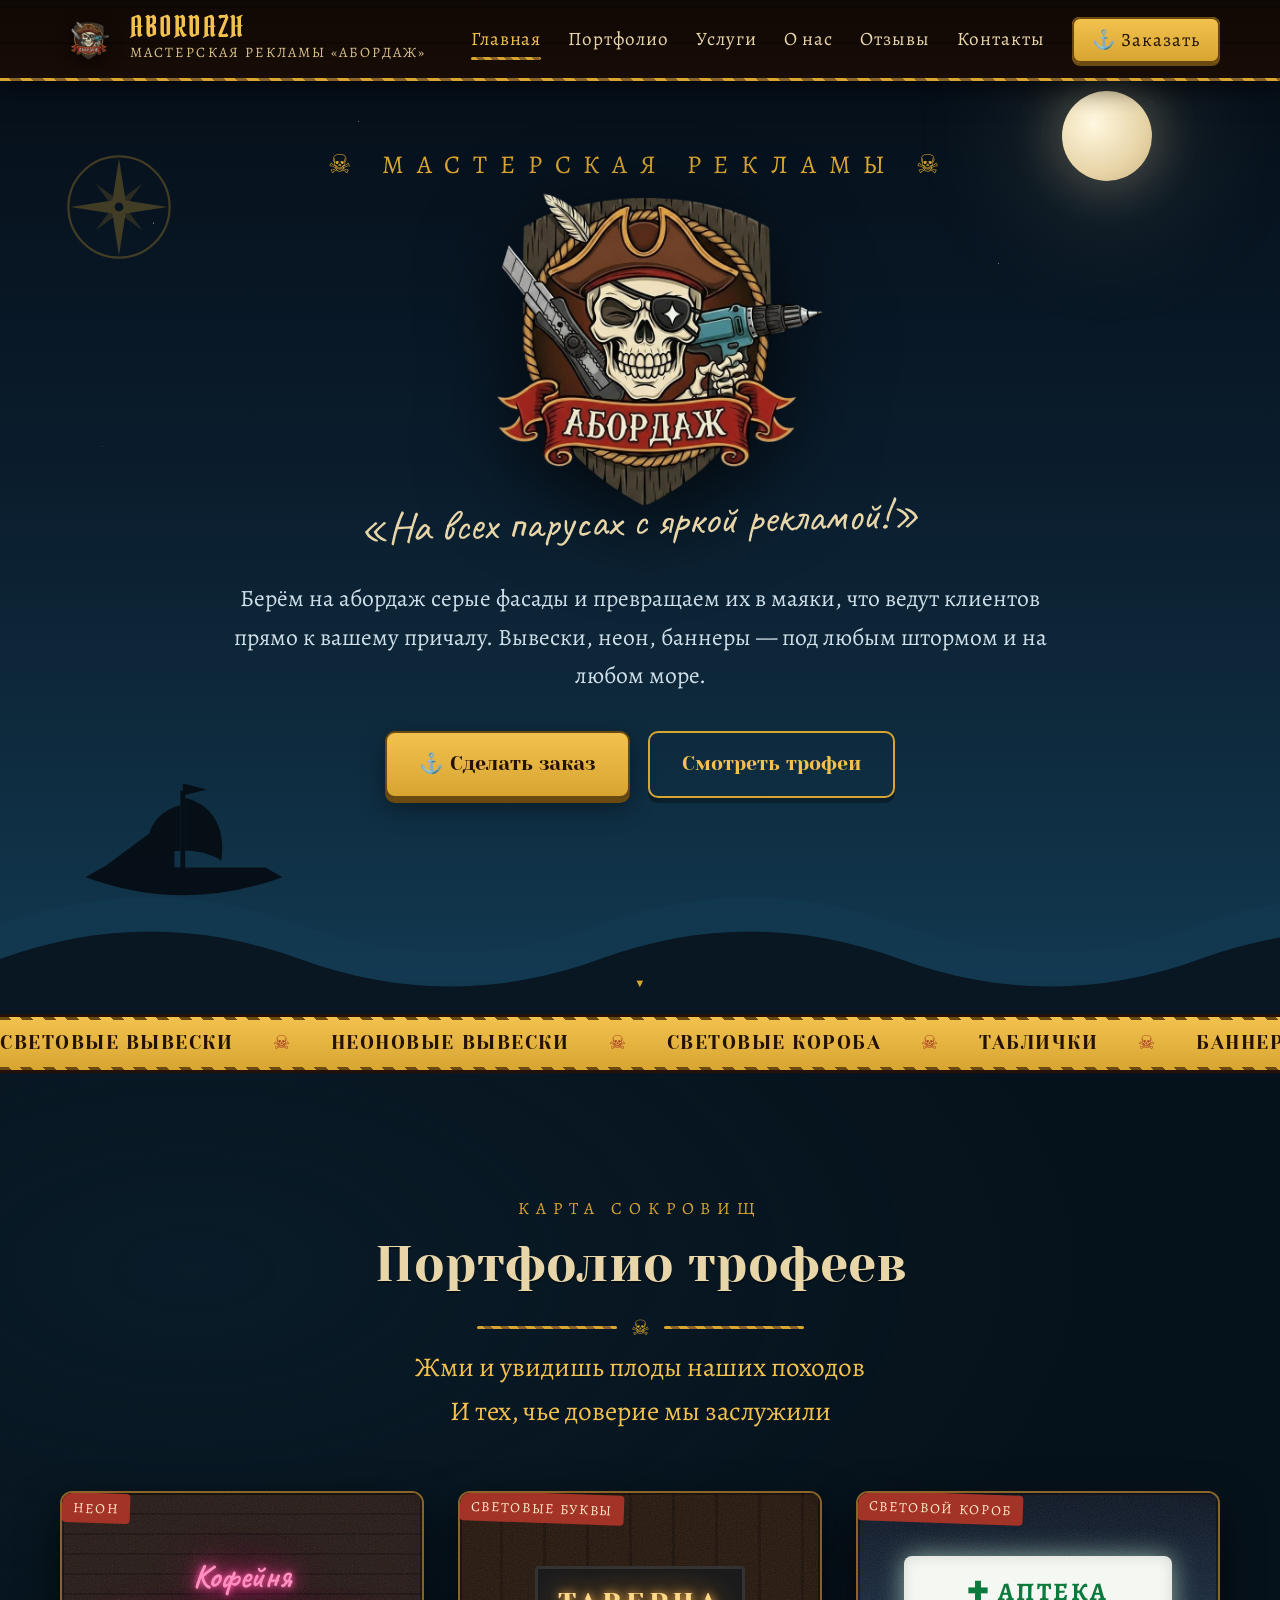
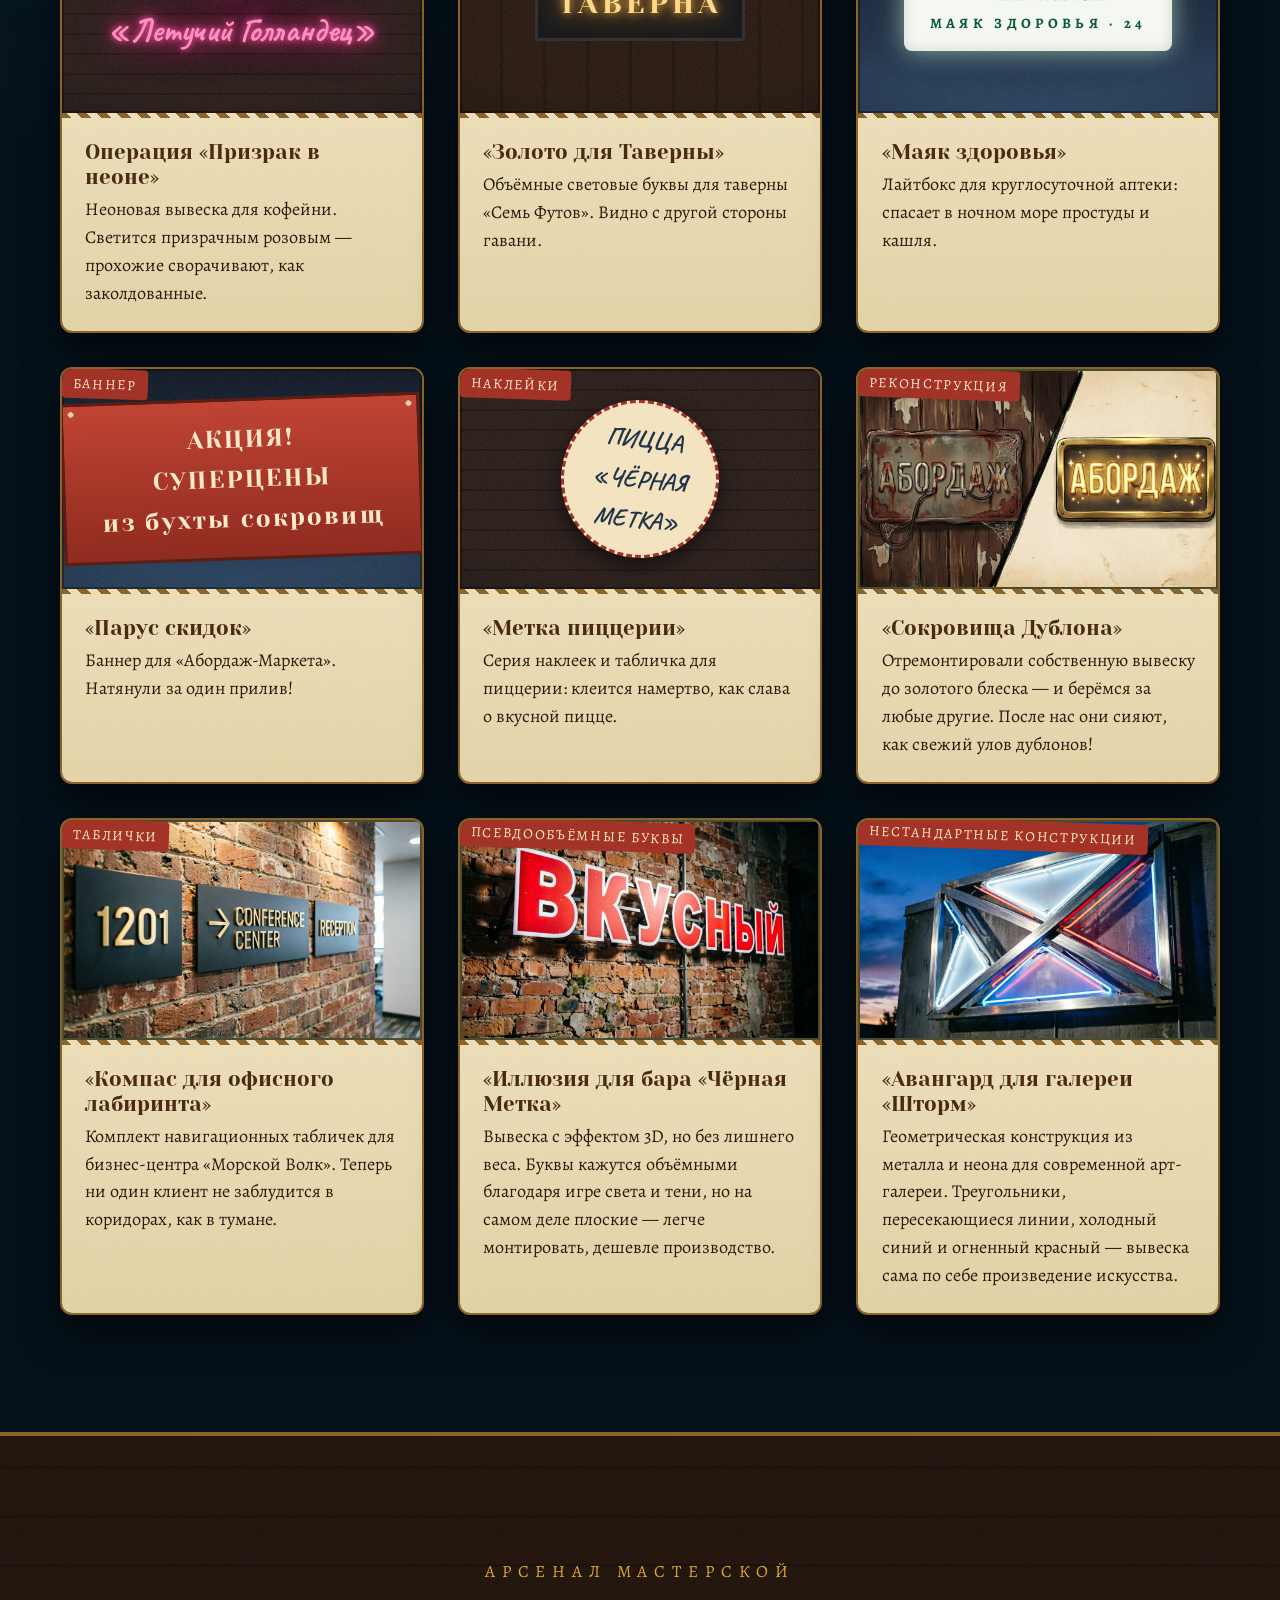
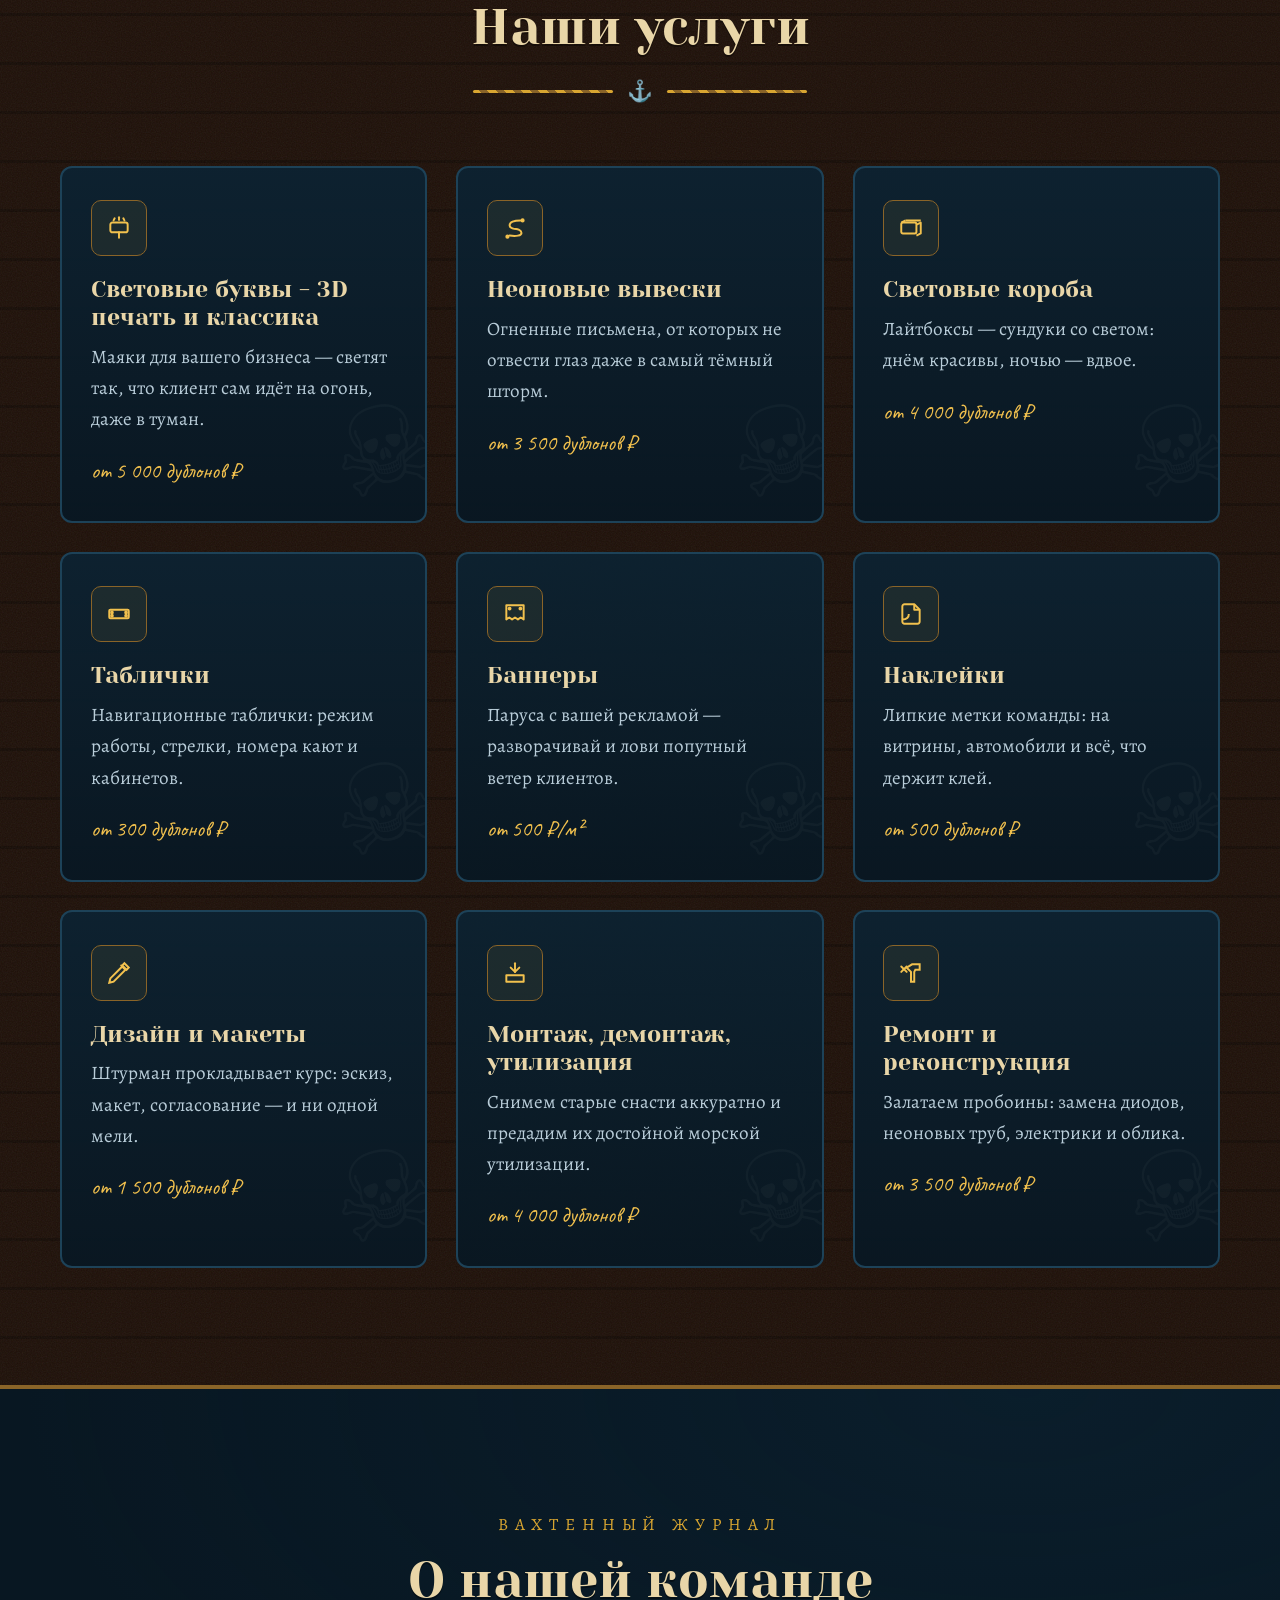
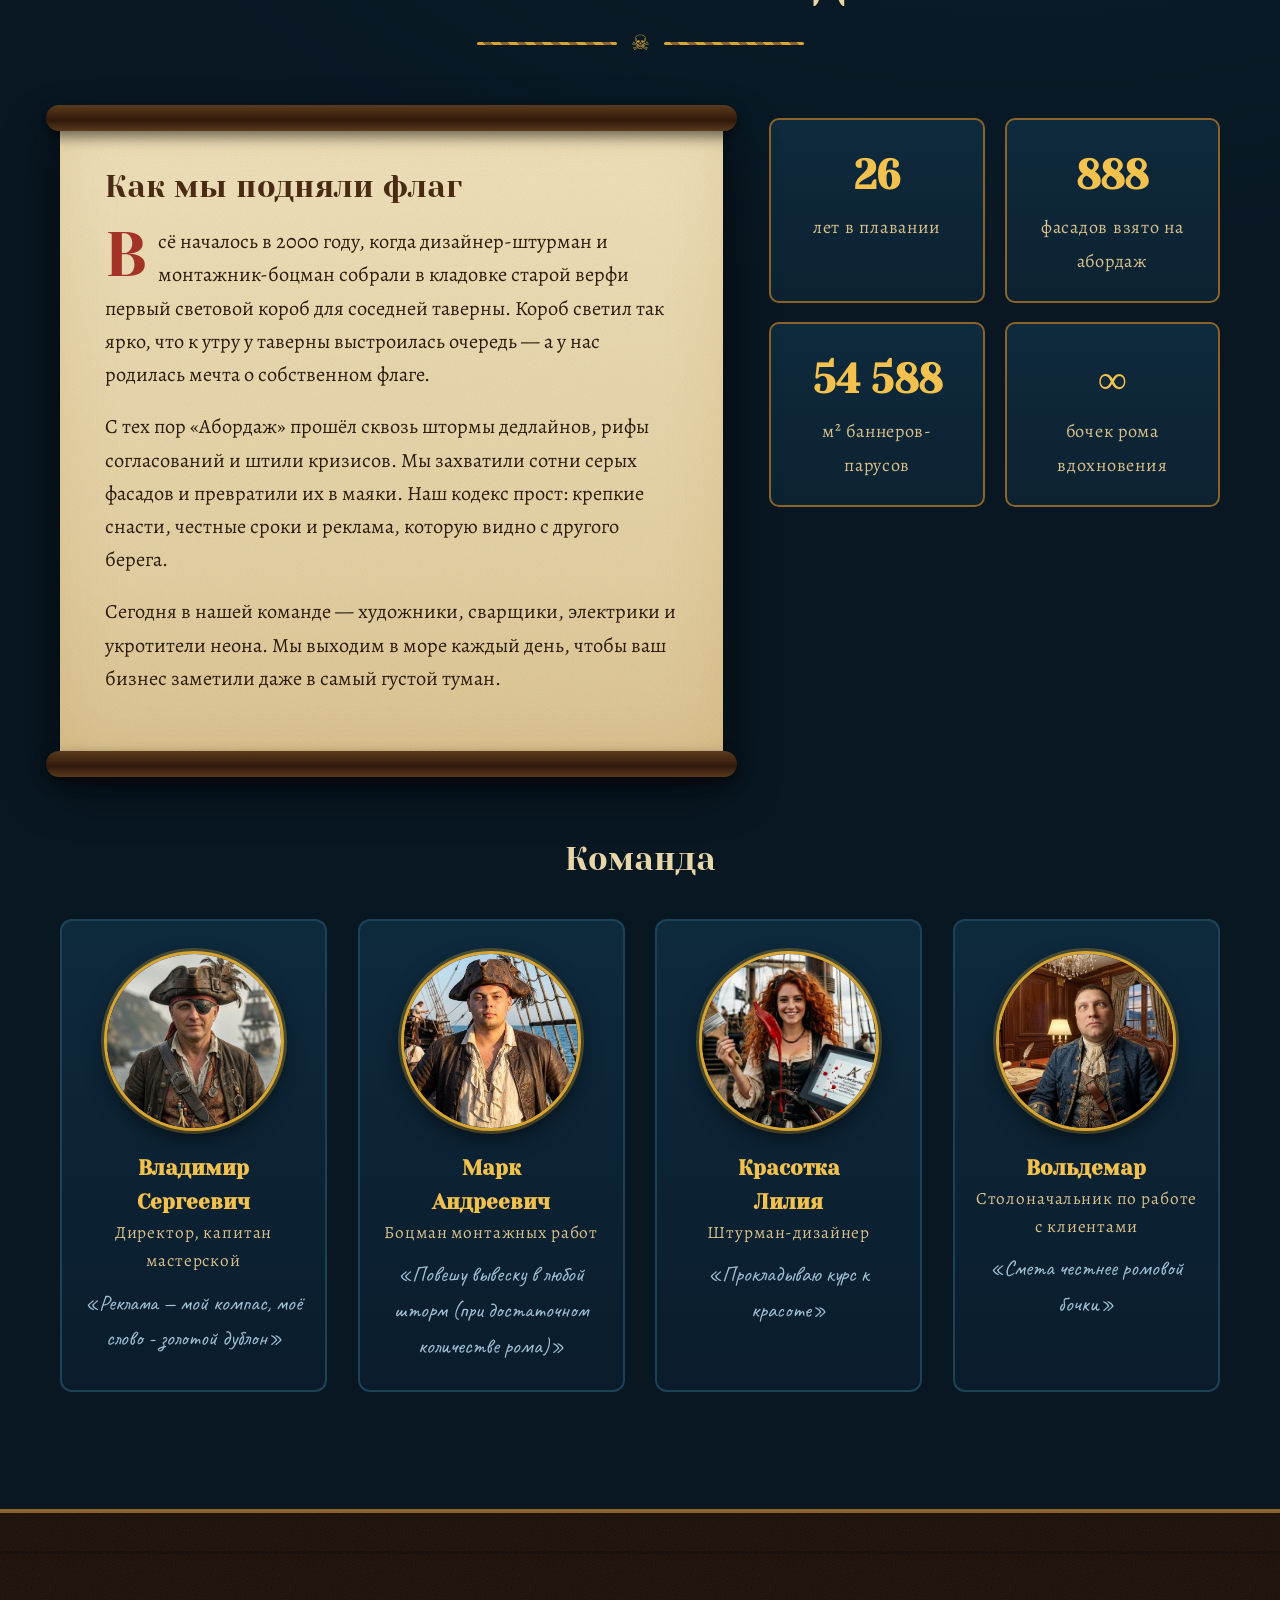
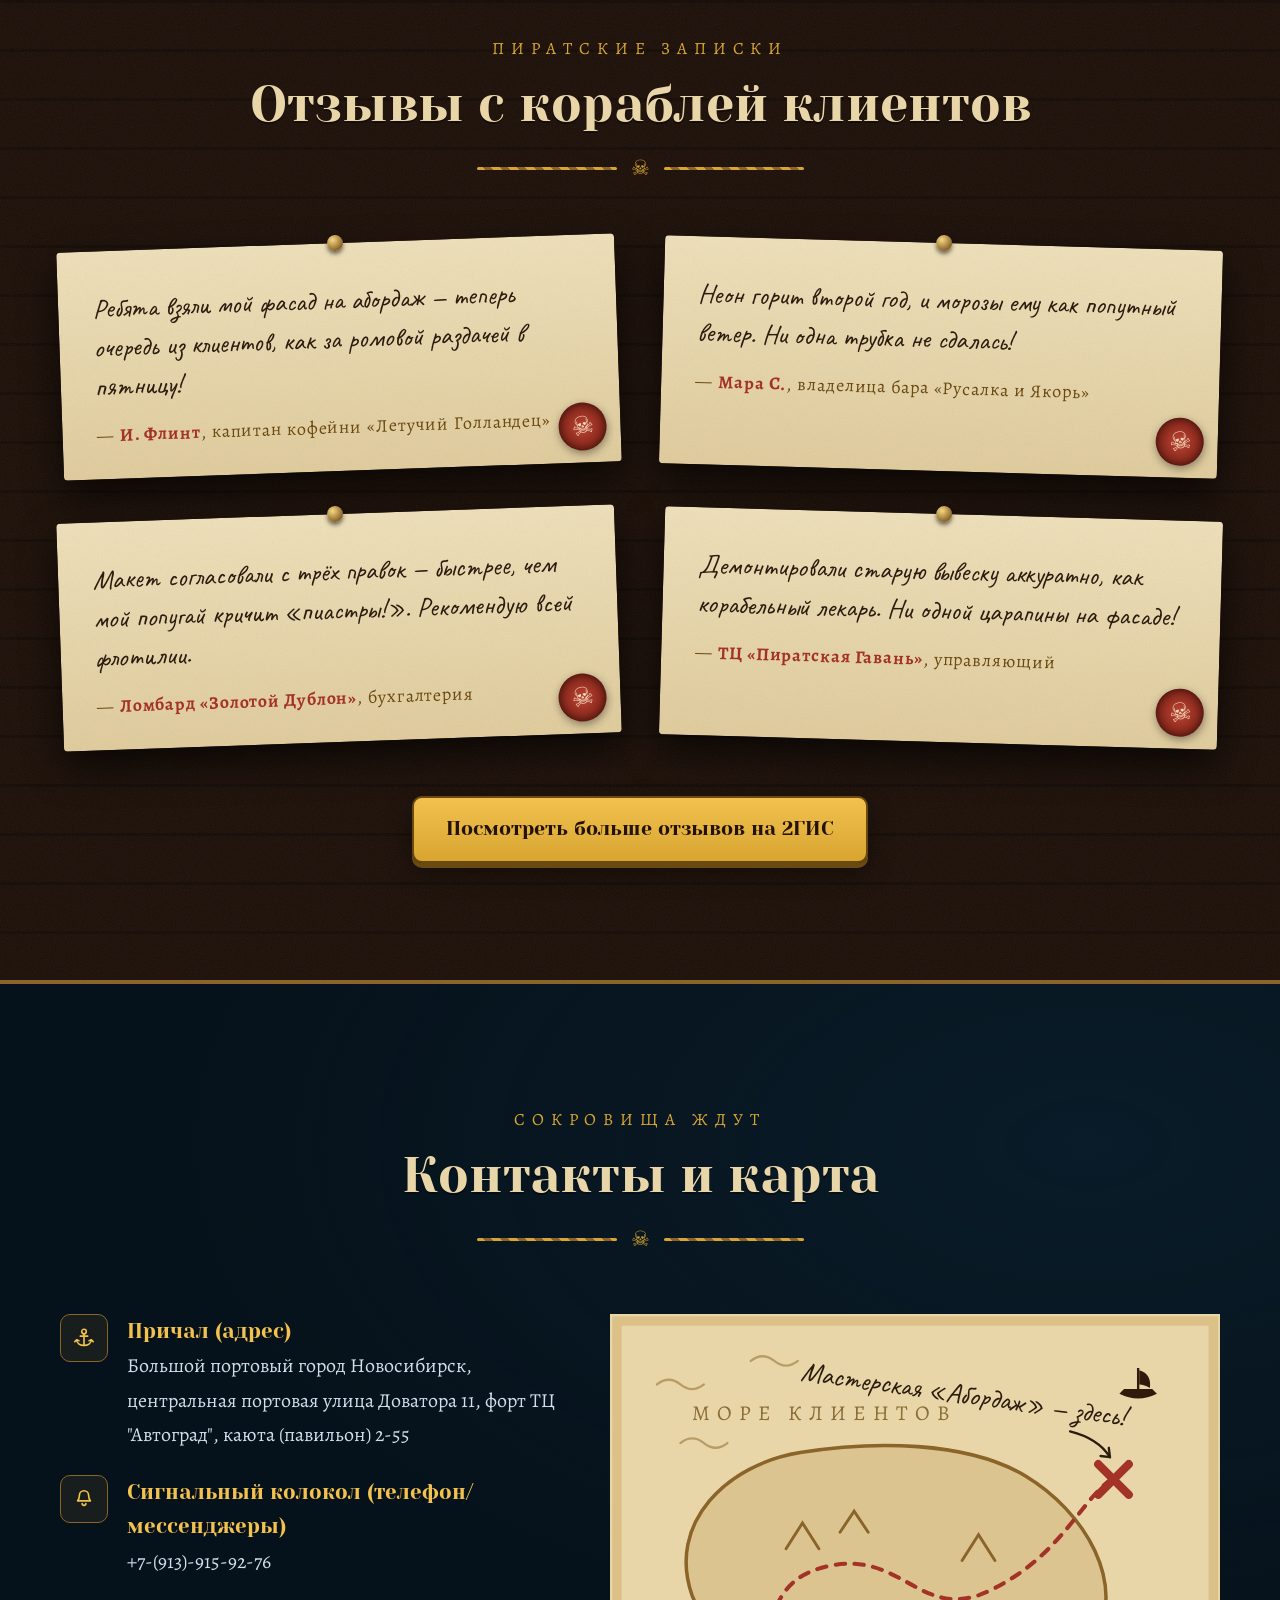
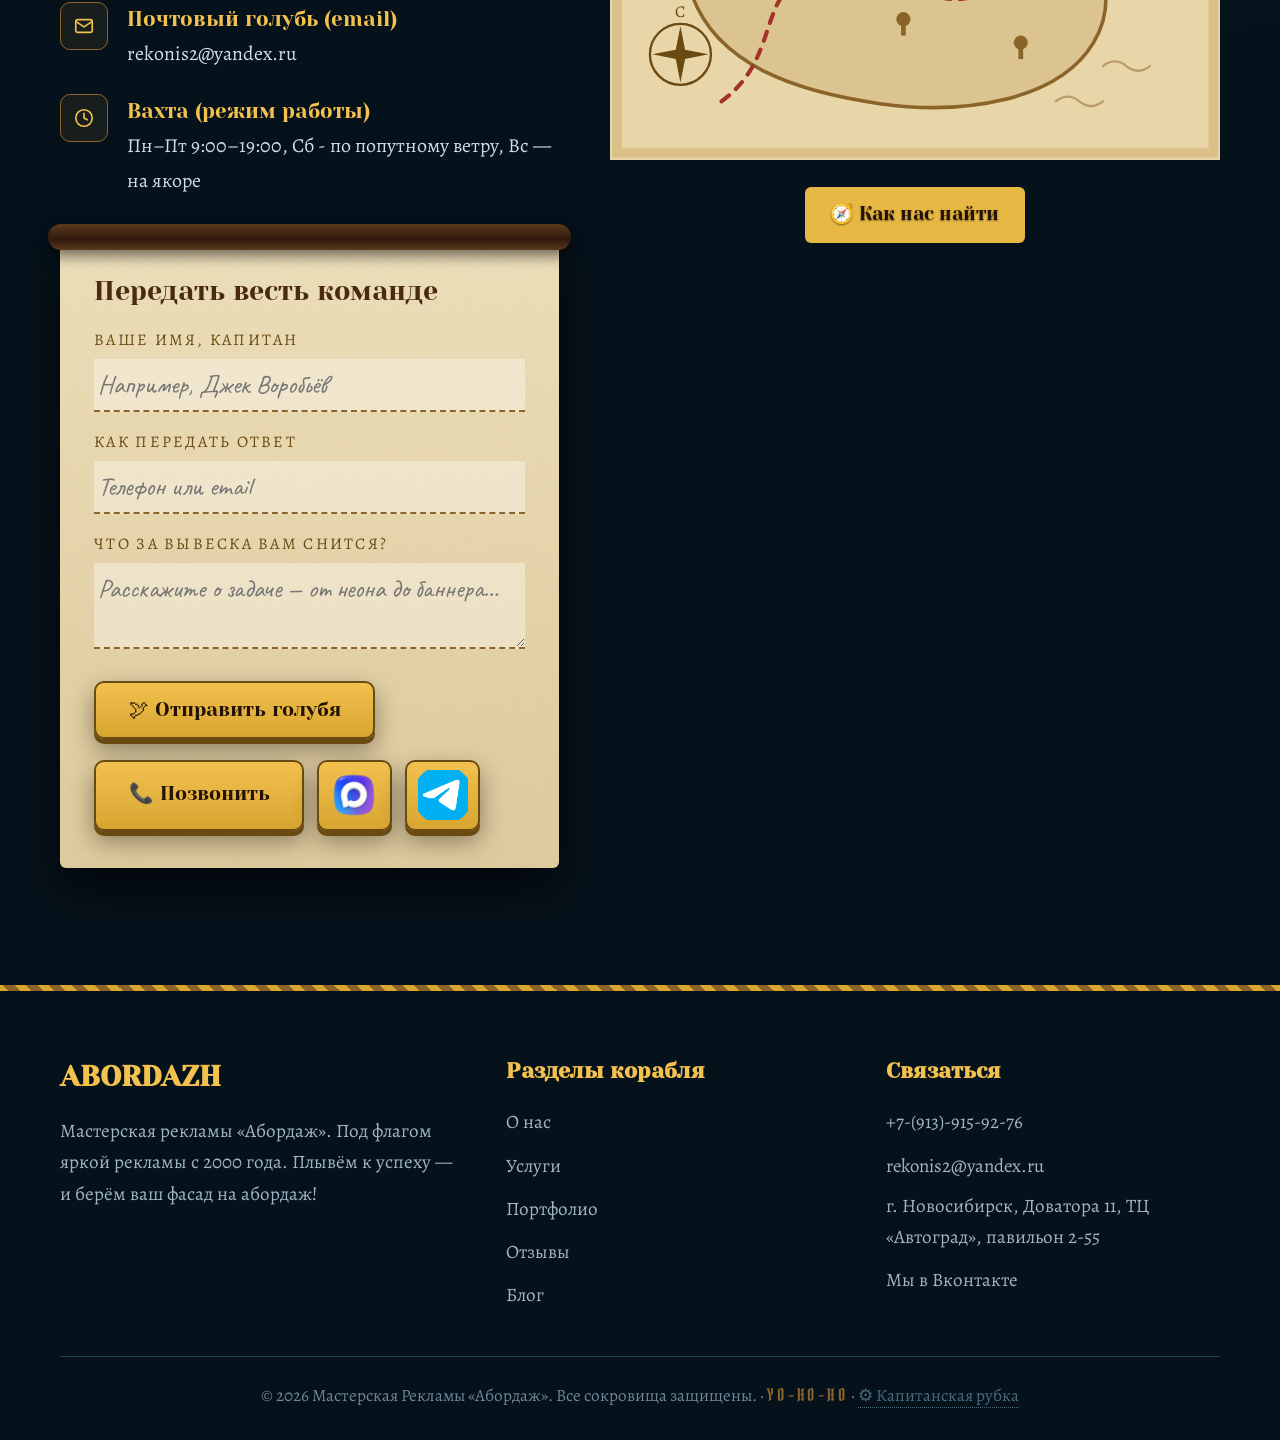
<file: index.html>
<!DOCTYPE html>
<html lang="ru">
<head>
<meta charset="UTF-8">
<meta name="viewport" content="width=device-width, initial-scale=1.0">
<title>Мастерская Рекламы «Абордаж» — Плывём к успеху с яркой рекламой!</title>
<meta name="description" content="Световые вывески, неон, баннеры и дизайн. Мастерская рекламы «Абордаж» — берём ваш фасад на абордаж!">
<link rel="icon" href="img/logo.png">
<link rel="preconnect" href="https://fonts.googleapis.com">
<link rel="preconnect" href="https://fonts.gstatic.com" crossorigin>
<link href="https://fonts.googleapis.com/css2?family=Pirata+One&family=Yeseva+One&family=Alegreya:ital,wght@0,400;0,500;0,700;1,400&family=Caveat:wght@500;700&display=swap" rel="stylesheet">
<link rel="stylesheet" href="css/style.css">
</head>
<body>

<!-- ШАПКА -->
<header class="site-head">
  <nav class="nav container">
    <a href="#home" class="brand" aria-label="Абордаж — на главную">
      <img class="brand-img" src="img/logo.png" alt="Логотип «Абордаж»">
      <span class="brand-txt">
        <span class="brand-latin">ABORDAZH</span>
        <span class="brand-rus">Мастерская рекламы «Абордаж»</span>
      </span>
    </a>
    <button class="burger" id="burger" aria-label="Меню" aria-expanded="false"><span></span><span></span><span></span></button>
    <ul class="menu" id="menu">
      <li><a href="#home">Главная</a></li>
      <li><a href="#portfolio">Портфолио</a></li>
      <li><a href="#services">Услуги</a></li>
      <li><a href="#about">О&nbsp;нас</a></li>
      <li><a href="#reviews">Отзывы</a></li>
      <li><a href="#contacts">Контакты</a></li>
      <li class="menu-cta"><a href="#services">⚓&nbsp;Заказать</a></li>
    </ul>
  </nav>
</header>

<main>
<!-- ГЛАВНАЯ -->
<section class="hero" id="home">
  <div class="moon" aria-hidden="true"></div>
  <svg class="compass-hero" viewBox="0 0 100 100" aria-hidden="true">
    <circle cx="50" cy="50" r="46" fill="none" stroke="#d8a531" stroke-width="2"/>
    <path fill="#d8a531" d="M50 6 56 44 94 50 56 56 50 94 44 56 6 50 44 44Z"/>
    <path fill="#d8a531" opacity=".6" transform="rotate(45 50 50)" d="M50 20 54 46 80 50 54 54 50 80 46 54 20 50 46 46Z"/>
    <circle cx="50" cy="50" r="5" fill="#081722" stroke="#d8a531" stroke-width="2"/>
  </svg>
  <svg class="ship" viewBox="0 0 200 120" aria-hidden="true">
    <g fill="#060d13">
      <path d="M18 86Q100 116 182 86L168 78H32Z"/>
      <rect x="97" y="14" width="4" height="66"/>
      <path d="M101 20c26 6 34 30 30 52-10-6-20-8-30-8z"/>
      <path d="M97 26c-24 6-30 26-27 46 9-5 18-8 27-8z"/>
      <path d="M30 80 92 34V80Z"/>
      <path d="M99 8l20 5-20 5z"/>
    </g>
  </svg>
  <div class="hero-inner container">
    <div class="hero-copy">
      <div class="hero-over">☠&nbsp;Мастерская рекламы&nbsp;☠</div>
      <div class="hero-logo">
        <img src="img/logo.png" alt="Эмблема мастерской «Абордаж»: череп в пиратской шляпе с инструментами">
      </div>
      <p class="hero-slogan">«На всех парусах с яркой рекламой!»</p>
      <p class="lead">Берём на абордаж серые фасады и превращаем их в маяки, что ведут клиентов прямо к вашему причалу. Вывески, неон, баннеры — под любым штормом и на любом море.</p>
      <div class="hero-btns">
        <a class="btn" href="#services">⚓ Сделать заказ</a>
        <a class="btn ghost" href="#portfolio">Смотреть трофеи</a>
      </div>
    </div>
  </div>

  <div class="wave back" aria-hidden="true"></div>
  <div class="wave front" aria-hidden="true"></div>
  <div class="scroll-hint" aria-hidden="true">▼</div>
</section>

<!-- Бегущая строка -->
<div class="marquee" aria-hidden="true">
  <div class="marquee-track">
    <div class="marquee-group">
      <span>Световые вывески</span><i>☠</i><span>Неоновые вывески</span><i>☠</i><span>Световые короба</span><i>☠</i>
      <span>Таблички</span><i>☠</i><span>Баннеры</span><i>☠</i><span>Наклейки</span><i>☠</i>
      <span>Дизайн макетов</span><i>☠</i><span>Демонтаж</span><i>☠</i><span>Ремонт и реконструкция</span><i>☠</i>
    </div>
    <div class="marquee-group">
      <span>Световые вывески</span><i>☠</i><span>Неоновые вывески</span><i>☠</i><span>Световые короба</span><i>☠</i>
      <span>Таблички</span><i>☠</i><span>Баннеры</span><i>☠</i><span>Наклейки</span><i>☠</i>
      <span>Дизайн макетов</span><i>☠</i><span>Демонтаж</span><i>☠</i><span>Ремонт и реконструкция</span><i>☠</i>
    </div>
  </div>
</div>

<!-- ПОРТФОЛИО -->
<section class="portfolio" id="portfolio">
  <div class="container">
    <div class="sec-head reveal">
      <span class="overline">карта сокровищ</span>
      <h2>Портфолио трофеев</h2>
      <div class="orn"><span></span>☠<span></span></div>
      <a href="https://vk.ru/rekonis">Жми и увидишь плоды наших походов<br>И тех, чье доверие мы заслужили</a>
    </div>
    <div class="works">
      <a href="https://vk.ru/album-48118877_310527486" target="_blank" class="work reveal">
        <span class="tag">Неон</span>
        <div class="scene scene-brick"><div class="sign neon-pink">Кофейня<br>«Летучий Голландец»</div></div>
        <div class="work-cap"><h3>Операция «Призрак в неоне»</h3><p>Неоновая вывеска для кофейни. Светится призрачным розовым — прохожие сворачивают, как заколдованные.</p></div>
      </a>
      <a href="https://vk.ru/album-48118877_310527465" target="_blank" class="work reveal d1">
        <span class="tag">Световые буквы</span>
        <div class="scene scene-wood"><div class="sign sign-letters">ТАВЕРНА</div></div>
        <div class="work-cap"><h3>«Золото для Таверны»</h3><p>Объёмные световые буквы для таверны «Семь Футов». Видно с другой стороны гавани.</p></div>
      </a>
      <a href="https://vk.ru/album-48118877_310527505" target="_blank" class="work reveal d2">
        <span class="tag">Световой короб</span>
        <div class="scene scene-night"><div class="sign lightbox">✚ АПТЕКА<small>МАЯК ЗДОРОВЬЯ · 24</small></div></div>
        <div class="work-cap"><h3>«Маяк здоровья»</h3><p>Лайтбокс для круглосуточной аптеки: спасает в ночном море простуды и кашля.</p></div>
      </a>
      <a href="https://vk.ru/album-48118877_310527565" target="_blank" class="work reveal">
        <span class="tag">Баннер</span>
        <div class="scene scene-night"><div class="sign banner-sign">АКЦИЯ! СУПЕРЦЕНЫ<br>из бухты сокровищ</div></div>
        <div class="work-cap"><h3>«Парус скидок»</h3><p>Баннер для «Абордаж-Маркета». Натянули за один прилив!</p></div>
      </a>
      <a href="https://vk.ru/album-48118877_310527596" target="_blank" class="work reveal d1">
        <span class="tag">Наклейки</span>
        <div class="scene scene-brick"><div class="sign sticker">ПИЦЦА<br>«ЧЁРНАЯ МЕТКА»</div></div>
        <div class="work-cap"><h3>«Метка пиццерии»</h3><p>Серия наклеек и табличка для пиццерии: клеится намертво, как слава о вкусной пицце.</p></div>
      </a>
      <a href="https://vk.ru/album-48118877_310527640" target="_blank" class="work reveal d2">
        <span class="tag">Реконструкция</span>
        <img class="srv-img-compare" src="img/repair-compare.jpg" alt="Ремонт и реконструкция вывесок: до и после">
        <div class="work-cap"><h3>«Сокровища Дублона»</h3><p>Отремонтировали собственную вывеску до золотого блеска — и берёмся за любые другие. После нас они сияют, как свежий улов дублонов!</p></div>
      </a>
      <a href="https://vk.ru/album-48118877_310527526" target="_blank" class="work reveal d2">
        <span class="tag">Таблички</span>
        <img class="srv-img-compare" src="img/signs.jpg" alt="Таблички">
        <div class="work-cap"><h3>«Компас для офисного лабиринта»</h3><p>Комплект навигационных табличек для бизнес-центра «Морской Волк». Теперь ни один клиент не заблудится в коридорах, как в тумане.</p></div>
      </a>
      <a href="https://vk.ru/album-48118877_310567511" target="_blank" class="work reveal d2">
        <span class="tag">Псевдообъёмные буквы</span>
        <img class="srv-img-compare" src="img/pseudo-volume-letters.jpg" alt="Псевдообъёмные буквы">
        <div class="work-cap"><h3>«Иллюзия для бара «Чёрная Метка»</h3><p>Вывеска с эффектом 3D, но без лишнего веса. Буквы кажутся объёмными благодаря игре света и тени, но на самом деле плоские — легче монтировать, дешевле производство.</p></div>
      </a>
      <a href="https://vk.ru/album-48118877_310612294" target="_blank" class="work reveal d2">
        <span class="tag">Нестандартные конструкции</span>
        <img class="srv-img-compare" src="img/notstanddsg.jpg" alt="Нестандартные конструкции">
        <div class="work-cap"><h3>«Авангард для галереи «Шторм»</h3><p>Геометрическая конструкция из металла и неона для современной арт-галереи. Треугольники, пересекающиеся линии, холодный синий и огненный красный — вывеска сама по себе произведение искусства.</p></div>
      </a>
    </div>
  </div>
</section>

<!-- УСЛУГИ -->
<section class="services" id="services">
  <div class="container">
    <div class="sec-head reveal">
      <span class="overline">арсенал мастерской</span>
      <h2>Наши услуги</h2>
      <div class="orn"><span></span>⚓<span></span></div>
    </div>
    <div class="srv-grid">
      <div class="srv reveal"><div class="ico"><svg width="26" height="26" viewBox="0 0 24 24" fill="none" stroke="currentColor" stroke-width="1.8" stroke-linecap="round"><rect x="4" y="7" width="16" height="9" rx="2"/><line x1="12" y1="16" x2="12" y2="21"/><line x1="8" y1="3" x2="7" y2="5"/><line x1="16" y1="3" x2="17" y2="5"/><line x1="12" y1="2" x2="12" y2="4.5"/></svg></div>
        <h3>Световые буквы - 3D печать и классика</h3><p>Маяки для вашего бизнеса — светят так, что клиент сам идёт на огонь, даже в туман.</p><span class="price">от 5 000 дублонов ₽</span></div>
      <div class="srv reveal d1"><div class="ico"><svg width="26" height="26" viewBox="0 0 24 24" fill="none" stroke="currentColor" stroke-width="1.8" stroke-linecap="round"><path d="M17 5c-6 0-10 1.5-10 4.5S12 13 13 13s5 1 5 3.5S13 20 7 19"/><circle cx="19" cy="5" r="1"/><circle cx="5" cy="20" r="1"/></svg></div>
        <h3>Неоновые вывески</h3><p>Огненные письмена, от которых не отвести глаз даже в самый тёмный шторм.</p><span class="price">от 3 500 дублонов ₽</span></div>
      <div class="srv reveal d2"><div class="ico"><svg width="26" height="26" viewBox="0 0 24 24" fill="none" stroke="currentColor" stroke-width="1.8" stroke-linejoin="round"><rect x="3" y="7" width="14" height="10" rx="1.5"/><path d="M17 9l4-2v10l-4 2"/><line x1="3" y1="7" x2="7" y2="5"/><line x1="7" y1="5" x2="21" y2="5"/></svg></div>
        <h3>Световые короба</h3><p>Лайтбоксы — сундуки со светом: днём красивы, ночью — вдвое.</p><span class="price">от 4 000 дублонов ₽</span></div>
      <div class="srv reveal"><div class="ico"><svg width="26" height="26" viewBox="0 0 24 24" fill="none" stroke="currentColor" stroke-width="1.8"><rect x="3" y="8" width="18" height="8" rx="1"/><circle cx="5.5" cy="10.5" r=".8"/><circle cx="18.5" cy="10.5" r=".8"/><circle cx="5.5" cy="13.5" r=".8"/><circle cx="18.5" cy="13.5" r=".8"/></svg></div>
        <h3>Таблички</h3><p>Навигационные таблички: режим работы, стрелки, номера кают и кабинетов.</p><span class="price">от 300 дублонов ₽</span></div>
      <div class="srv reveal d1"><div class="ico"><svg width="26" height="26" viewBox="0 0 24 24" fill="none" stroke="currentColor" stroke-width="1.8" stroke-linejoin="round"><path d="M4 4h16v13l-2.7-1.8-2.6 1.8-2.7-1.8L9.3 17l-2.6-1.8L4 17z"/><circle cx="7" cy="7" r=".9"/><circle cx="17" cy="7" r=".9"/></svg></div>
        <h3>Баннеры</h3><p>Паруса с вашей рекламой — разворачивай и лови попутный ветер клиентов.</p><span class="price">от 500 ₽/м²</span></div>
      <div class="srv reveal d2"><div class="ico"><svg width="26" height="26" viewBox="0 0 24 24" fill="none" stroke="currentColor" stroke-width="1.8" stroke-linejoin="round"><path d="M4 5a2 2 0 0 1 2-2h9l5 5v11a2 2 0 0 1-2 2H6a2 2 0 0 1-2-2z"/><path d="M15 3v5h5"/><path d="M4 17c4 0 6-2 6-5"/></svg></div>
        <h3>Наклейки</h3><p>Липкие метки команды: на витрины, автомобили и всё, что держит клей.</p><span class="price">от 500 дублонов ₽</span></div>
      <div class="srv reveal"><div class="ico"><svg width="26" height="26" viewBox="0 0 24 24" fill="none" stroke="currentColor" stroke-width="1.8" stroke-linecap="round"><path d="M3 21l4-1 11-11-3-3L4 17z"/><path d="M14 5l3 3"/><path d="M17 3l4 4-2 2-4-4z"/></svg></div>
        <h3>Дизайн и макеты</h3><p>Штурман прокладывает курс: эскиз, макет, согласование — и ни одной мели.</p><span class="price">от 1 500 дублонов ₽</span></div>
      <div class="srv reveal d1"><div class="ico"><svg width="26" height="26" viewBox="0 0 24 24" fill="none" stroke="currentColor" stroke-width="1.8" stroke-linecap="round" stroke-linejoin="round"><path d="M12 3v8"/><path d="M8 7l4 4 4-4"/><path d="M4 14h16v6H4z"/></svg></div>
        <h3>Монтаж, демонтаж, утилизация</h3><p>Снимем старые снасти аккуратно и предадим их достойной морской утилизации.</p><span class="price">от 4 000 дублонов ₽</span></div>
      <div class="srv reveal d2"><div class="ico"><svg width="26" height="26" viewBox="0 0 24 24" fill="none" stroke="currentColor" stroke-width="1.8" stroke-linecap="round"><path d="M13 4h7v5h-4l-1 2v9h-3v-9l-4-4z"/><path d="M3 6l5 5"/><path d="M8 6L3 11"/></svg></div>
        <h3>Ремонт и реконструкция</h3><p>Залатаем пробоины: замена диодов, неоновых труб, электрики и облика.</p><span class="price">от 3 500 дублонов ₽</span></div>
    </div>
  </div>
</section>


<!-- О НАС -->
<section class="about" id="about">
  <div class="container">
    <div class="sec-head reveal">
      <span class="overline">вахтенный журнал</span>
      <h2>О нашей команде</h2>
      <div class="orn"><span></span>☠<span></span></div>
    </div>
    <div class="about-grid">
      <div class="scroll-paper reveal">
        <h3>Как мы подняли флаг</h3>
        <p>Всё началось в 2000 году, когда дизайнер-штурман и монтажник-боцман собрали в кладовке старой верфи первый световой короб для соседней таверны. Короб светил так ярко, что к утру у таверны выстроилась очередь — а у нас родилась мечта о собственном флаге.</p>
        <p>С тех пор «Абордаж» прошёл сквозь штормы дедлайнов, рифы согласований и штили кризисов. Мы захватили сотни серых фасадов и превратили их в маяки. Наш кодекс прост: крепкие снасти, честные сроки и реклама, которую видно с другого берега.</p>
        <p>Сегодня в нашей команде — художники, сварщики, электрики и укротители неона. Мы выходим в море каждый день, чтобы ваш бизнес заметили даже в самый густой туман.</p>
      </div>
      <div class="stats reveal d1">
        <div class="stat"><b>26</b><span>лет в плавании</span></div>
        <div class="stat"><b>888</b><span>фасадов взято на абордаж</span></div>
        <div class="stat"><b>54 588</b><span>м² баннеров-парусов</span></div>
        <div class="stat"><b>∞</b><span>бочек рома вдохновения</span></div>
      </div>
    </div>

    <h3 class="team-title reveal">Команда</h3>
    <div class="team">
      <div class="mate reveal">
        <div class="avatar-wrapper">
          <img src="/img/captain_avatar.jpg" alt="Владимир Сергеевич" class="avatar-img">
        </div>
        <h4>Владимир Сергеевич</h4>
        <div class="role">Директор, капитан мастерской</div>
        <div class="quote">«Реклама — мой компас, моё слово - золотой дублон»</div>
      </div>
      <div class="mate reveal d1">
        <div class="avatar-wrapper">
          <img src="/img/installer_avatar.jpg" alt="Марк Андреевич" class="avatar-img">
        </div>
        <h4>Марк<br>Андреевич</h4>
        <div class="role">Боцман монтажных работ</div>
        <div class="quote">«Повешу вывеску в любой шторм (при достаточном количестве рома)»</div>
      </div>
      <div class="mate reveal d2">
        <div class="avatar-wrapper">
          <img src="/img/designer_avatar.png" alt="Красотка Лилия" class="avatar-img">
        </div>
        <h4>Красотка<br>Лилия</h4>
        <div class="role">Штурман-дизайнер</div>
        <div class="quote">«Прокладываю курс к красоте»</div>
      </div>
      <div class="mate reveal d3">
        <div class="avatar-wrapper">
          <img src="/img/client_master_avatar.jpg" alt="Вольдемар" class="avatar-img">
        </div>
        <h4>Вольдемар</h4>
        <div class="role">Столоначальник по работе с клиентами</div>
        <div class="quote">«Смета честнее ромовой бочки»</div>
      </div>
    </div>
  </div>
</section>

<!-- ОТЗЫВЫ -->
<section class="reviews" id="reviews">
  <div class="container">
    <div class="sec-head reveal">
      <span class="overline">пиратские записки</span>
      <h2>Отзывы с кораблей клиентов</h2>
      <div class="orn"><span></span>☠<span></span></div>
    </div>
    <div class="notes">
      <blockquote class="note reveal">Ребята взяли мой фасад на абордаж — теперь очередь из клиентов, как за ромовой раздачей в пятницу!
        <span class="who">— <b>И. Флинт</b>, капитан кофейни «Летучий Голландец»</span></blockquote>
      <blockquote class="note reveal d1">Неон горит второй год, и морозы ему как попутный ветер. Ни одна трубка не сдалась!
        <span class="who">— <b>Мара С.</b>, владелица бара «Русалка и Якорь»</span></blockquote>
      <blockquote class="note reveal d2">Макет согласовали с трёх правок — быстрее, чем мой попугай кричит «пиастры!». Рекомендую всей флотилии.
        <span class="who">— <b>Ломбард «Золотой Дублон»</b>, бухгалтерия</span></blockquote>
      <blockquote class="note reveal d3">Демонтировали старую вывеску аккуратно, как корабельный лекарь. Ни одной царапины на фасаде!
        <span class="who">— <b>ТЦ «Пиратская Гавань»</b>, управляющий</span></blockquote>
    </div>
    <a class="reviews-more btn" href="https://go.2gis.com/EZPWv" target="_blank">Посмотреть больше отзывов на 2ГИС</a>
  </div>
</section>


<!-- КОНТАКТЫ -->
<section class="contacts" id="contacts">
  <div class="container">
    <div class="sec-head reveal">
      <span class="overline">сокровища ждут</span>
      <h2>Контакты и карта</h2>
      <div class="orn"><span></span>☠<span></span></div>
    </div>
    <div class="con-grid">
      <div class="reveal">
        <ul class="con-list">
          <li><span class="ico"><svg width="22" height="22" viewBox="0 0 24 24" fill="none" stroke="currentColor" stroke-width="1.8" stroke-linecap="round"><circle cx="12" cy="5" r="2.5"/><line x1="12" y1="7.5" x2="12" y2="20"/><line x1="8" y1="10" x2="16" y2="10"/><path d="M4 14c0 4 4 6 8 6s8-2 8-6"/><path d="M4 14l-2 2M4 14l2.5 1M20 14l2 2M20 14l-2.5 1"/></svg></span>
            <div><b>Причал (адрес)</b><span><a href="https://2gis.ru/novosibirsk/firm/70000001020378187" target="_blank" rel="noopener">Большой портовый город Новосибирск, центральная портовая улица  Доватора 11, форт ТЦ "Автоград", каюта (павильон) 2-55</a></span></div></li>
          <li><span class="ico"><svg width="22" height="22" viewBox="0 0 24 24" fill="none" stroke="currentColor" stroke-width="1.8" stroke-linecap="round" stroke-linejoin="round"><path d="M12 3a5 5 0 0 1 5 5c0 4 1.5 5.5 2 6H5c.5-.5 2-2 2-6a5 5 0 0 1 5-5z"/><path d="M10 17a2 2 0 0 0 4 0"/></svg></span>
            <div><b>Сигнальный колокол (телефон/мессенджеры)</b><span><a href="tel:+79139159276">+7-(913)-915-92-76</a></span></div></li>
          <li><span class="ico"><svg width="22" height="22" viewBox="0 0 24 24" fill="none" stroke="currentColor" stroke-width="1.8" stroke-linejoin="round"><rect x="3" y="5" width="18" height="14" rx="2"/><path d="M3 7l9 6 9-6"/></svg></span>
            <div><b>Почтовый голубь (email)</b><span><a href="mailto:rekonis2@yandex.ru">rekonis2@yandex.ru</a></span></div></li>
          <li><span class="ico"><svg width="22" height="22" viewBox="0 0 24 24" fill="none" stroke="currentColor" stroke-width="1.8" stroke-linecap="round"><circle cx="12" cy="12" r="9"/><path d="M12 7v5l3.5 2"/></svg></span>
            <div><b>Вахта (режим работы)</b><span>Пн–Пт 9:00–19:00, Сб - по попутному ветру, Вс — на якоре</span></div></li>
        </ul>
        <form class="con-form" id="conForm" novalidate>
          <h3>Передать весть команде</h3>
          <label for="fName">Ваше имя, капитан</label>
          <input id="fName" type="text" placeholder="Например, Джек Воробьёв" required>
          <label for="fTel">Как передать ответ</label>
          <input id="fTel" type="text" placeholder="Телефон или email" required>
          <label for="fMsg">Что за вывеска вам снится?</label>
          <textarea id="fMsg" placeholder="Расскажите о задаче — от неона до баннера…"></textarea>
          <button class="btn" type="submit">🕊 Отправить голубя</button>
          <div class="form-row">
            <a class="btn call-btn" href="tel:+79139159276">📞 Позвонить</a>
            <a class="btn max-btn" href="https://max.ru/u/f9LHodD0cOK0aYjCfbi1I8bye8I8vMTCLWX0gStcBY5Y8cixaAjOOzS6jrA" target="_blank" rel="noopener"
              aria-label="Написать в MAX" title="Написать в MAX">
              <span class="max-ico"><img src="img/max.png" alt=""></span>
            </a>
            </a>
            <a class="btn max-btn" href="https://t.me/rekonis" target="_blank" rel="noopener"
              aria-label="Написать в Telegram" title="Написать в Telegram">
              <span class="max-ico"><img src="img/tg.png" alt=""></span>
            </a>
            </a>
          </div>
          <div class="form-ok" id="formOk">Голубь выпущен! Весть записана в судовой журнал — ответим в течение одного прилива. ⚓</div>
        </form>
      </div>
      <div class="map-wrap reveal d1">
        <svg viewBox="0 0 520 380" role="img" aria-label="Пиратская карта с маршрутом до мастерской «Абордаж»">
          <rect width="520" height="380" fill="#e9d6a8"/>
          <rect x="6" y="6" width="508" height="368" fill="none" stroke="#b98a3c" stroke-width="8" opacity=".3"/>
          
          <g stroke="#8a6428" stroke-width="2" fill="none" opacity=".5" stroke-linecap="round">
            <path d="M40 60q10-8 20 0t20 0"/><path d="M120 40q10-8 20 0t20 0"/>
            <path d="M60 110q10-8 20 0t20 0"/><path d="M420 300q10-8 20 0t20 0"/>
            <path d="M380 330q10-8 20 0t20 0"/>
          </g>
          <text x="70" y="90" font-family="Alegreya,serif" font-size="18" letter-spacing="6" fill="#6b4a12" opacity=".75">МОРЕ КЛИЕНТОВ</text>
          <path d="M70 240c-22-62 30-112 92-122s142-10 192 20 88 92 58 142-112 62-182 52-138-32-160-92z" fill="#dcc491" stroke="#8a6428" stroke-width="3"/>
          <g stroke="#8a6428" stroke-width="2.5" fill="none" stroke-linecap="round">
            <path d="M150 200l14-22 14 22"/><path d="M196 186l12-18 12 18"/><path d="M300 210l14-22 14 22"/>
          </g>
          <g fill="#8a6428"><circle cx="250" cy="260" r="6"/><rect x="248" y="264" width="4" height="10"/><circle cx="350" cy="280" r="6"/><rect x="348" y="284" width="4" height="10"/></g>
          <path d="M95 330C150 290 120 230 185 215S265 265 325 235 400 160 428 140" fill="none" stroke="#a33327" stroke-width="3.5" stroke-dasharray="8 8" stroke-linecap="round"/>
          <g stroke="#a33327" stroke-width="7" stroke-linecap="round">
            <line x1="416" y1="128" x2="442" y2="154"/><line x1="442" y1="128" x2="416" y2="154"/>
          </g>
          <text x="300" y="76" text-anchor="middle" font-family="Caveat,cursive" font-size="24" fill="#2b1c0e" transform="rotate(8 300 78)">Мастерская «Абордаж» — здесь!</text>
          <path d="M392 100Q416 106 426 122" fill="none" stroke="#2b1c0e" stroke-width="2" stroke-linecap="round"/>
          <path d="M426 122l-8-1M426 122l-1-8" fill="none" stroke="#2b1c0e" stroke-width="2" stroke-linecap="round"/>
          <g transform="translate(60,290)">
            <circle r="26" fill="none" stroke="#6b4a12" stroke-width="2"/>
            <path fill="#6b4a12" d="M0-24 4-4 24 0 4 4 0 24 -4 4 -24 0 -4-4Z"/>
            <text y="-32" text-anchor="middle" font-family="Alegreya,serif" font-size="14" fill="#6b4a12">С</text>
          </g>
          <g transform="translate(450,60)" fill="#31190c">
            <path d="M-16 8Q0 16 16 8L12 4H-12Z"/><rect x="-1" y="-14" width="2" height="18"/><path d="M1-12c8 2 10 9 9 15-3-2-6-3-9-3z"/>
          </g>
        </svg>
        <div style="text-align: center; padding: 1.5rem;">
          <a href="https://2gis.ru/novosibirsk/gallery/geo/70000001020378187/photoId/30258560269047351" 
            target="_blank" 
            class="btn-map-route">
              🧭 Как нас найти
          </a>
      </div>
    </div>
    </div>
  </div>
</section>
</main>

<!-- ПОДВАЛ -->
<footer>
  <div class="container">
    <div class="foot-grid">
      <div>
        <h4 class="latin" style="font-size:1.6rem">ABORDAZH</h4>
        <p>Мастерская рекламы «Абордаж». Под флагом яркой рекламы с 2000 года. Плывём к успеху — и берём ваш фасад на абордаж!</p>
      </div>
      <div>
        <h4>Разделы корабля</h4>
        <ul>
          <li><a href="#about">О нас</a></li>
          <li><a href="#services">Услуги</a></li>
          <li><a href="#portfolio">Портфолио</a></li>
          <li><a href="#reviews">Отзывы</a></li>
          <li><a href="#blog">Блог</a></li>
        </ul>
      </div>
      <div>
        <h4>Связаться</h4>
        <ul>
          <li><a href="tel:+79139159276">+7-(913)-915-92-76</a></li>
          <li><a href="mailto:rekonis2@yandex.ru">rekonis2@yandex.ru</a></li>
          <li><p><a target="_blank" rel="noopener"  href="https://2gis.ru/novosibirsk/firm/70000001020378187">г. Новосибирск, Доватора 11, ТЦ «Автоград», павильон 2-55</a></p></li>
          <li><a href="https://vk.ru/rekonis">Мы в Вконтакте</a></li>
        </ul>
      </div>
    </div>
    <div class="foot-bottom">© <span id="year">2026</span> Мастерская Рекламы «Абордаж». Все сокровища защищены. · <span class="latin">YO-HO-HO</span> · <a href="admin.html" class="admin-mini">⚙ Капитанская рубка</a></div>
  </div>
</footer>

<button id="toTop" aria-label="Наверх" title="Поднять якорь!">⚓</button>

<script src="js/main.js?v=2"></script>
</body>
</html>
</file>
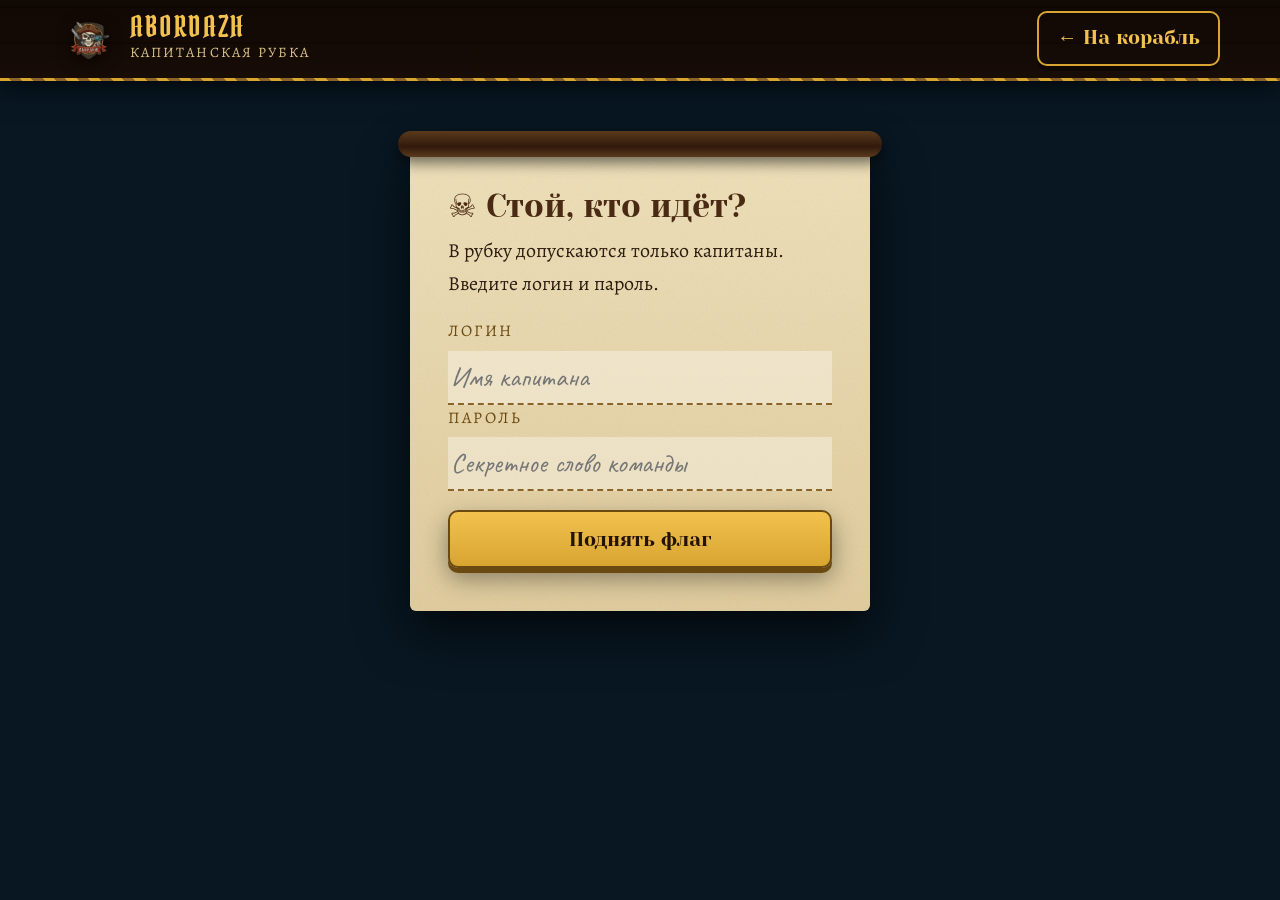
<file: admin.html>
<!DOCTYPE html>
<html lang="ru">
<head>
<meta charset="UTF-8">
<meta name="viewport" content="width=device-width, initial-scale=1.0">
<title>Капитанская рубка — «Абордаж»</title>
<link rel="icon" href="img/logo.png">
<link href="https://fonts.googleapis.com/css2?family=Pirata+One&family=Yeseva+One&family=Alegreya:ital,wght@0,400;0,700;1,400&family=Caveat:wght@500;700&display=swap" rel="stylesheet">
<link rel="stylesheet" href="css/style.css">
<link rel="stylesheet" href="css/admin.css">
</head>
<body>

<header class="site-head">
  <nav class="nav container">
    <a href="index.html" class="brand">
      <img class="brand-img" src="img/logo.png" alt="Логотип «Абордаж»">
      <span class="brand-txt">
        <span class="brand-latin">ABORDAZH</span>
        <span class="brand-rus">Капитанская рубка</span>
      </span>
    </a>
    <a class="btn ghost" href="index.html" style="padding:.5rem 1rem">← На корабль</a>
  </nav>
</header>

<main class="admin-wrap container">

  <!-- ЭКРАН ВХОДА -->
  <div class="login-card" id="gate">
    <h1>☠ Стой, кто идёт?</h1>
    <p>В рубку допускаются только капитаны. Введите логин и пароль.</p>
    <form id="loginForm">
      <label for="loginUser">Логин</label>
      <input id="loginUser" type="text" placeholder="Имя капитана" autocomplete="username" required>
      
      <label for="loginPass">Пароль</label>
      <input id="loginPass" type="password" placeholder="Секретное слово команды" autocomplete="current-password" required>
      
      <button class="btn" type="submit" style="margin-top:1.1rem; width:100%">Поднять флаг</button>
      
      <div class="login-err" id="loginErr">Неверный пароль! Порох отсыреет — попробуй ещё раз.</div>
    </form>
  </div>

  <!-- ПАНЕЛЬ АДМИНА -->
  <section id="panel" hidden>
    <div class="panel-head">
      <h1>⚓ Судовой журнал заявок</h1>
      <div class="toolbar">
        <button class="btn ghost" id="refreshBtn">⟳ Обновить</button>
        <button class="btn ghost" id="exportBtn">⬇ Экспорт CSV</button>
        <button class="btn ghost" id="clearBtn">🗑 Стереть всё</button>
        <button class="btn ghost" id="logoutBtn">🚪 Выйти</button>
      </div>
    </div>

    <div class="stats-row">
      <div class="stat"><b id="statTotal">0</b><span>всего заявок</span></div>
      <div class="stat"><b id="statNew">0</b><span>новых</span></div>
      <div class="stat"><b id="statDone">0</b><span>обработано</span></div>
    </div>

    <div class="table-wrap">
      <table>
        <thead>
          <tr><th>Дата</th><th>Имя</th><th>Контакт</th><th>Сообщение</th><th>Статус</th><th>Действия</th></tr>
        </thead>
        <tbody id="leadsBody"></tbody>
      </table>
    </div>
  </section>

</main>

<script src="js/admin.js"></script>
</body>
</html>
</file>
<file: css/style.css>
/* ============ БАЗА ============ */
:root{
  --sea-950:#06121b; --sea-900:#081722; --sea-800:#0c2231; --sea-700:#123a52;
  --wood-900:#241208; --wood-800:#31190c; --wood-700:#422412;
  --gold:#d8a531; --gold-bright:#f2c14e; --gold-dim:#8a6428;
  --parchment:#e9d6a8; --parchment-dark:#d9c08b; --ink:#2b1c0e;
  --red:#a33327; --red-bright:#c04434;
  --noise:url("data:image/svg+xml,%3Csvg xmlns='http://www.w3.org/2000/svg' width='240' height='240'%3E%3Cfilter id='n'%3E%3CfeTurbulence type='fractalNoise' baseFrequency='0.8' numOctaves='2' stitchTiles='stitch'/%3E%3C/filter%3E%3Crect width='240' height='240' filter='url(%23n)' opacity='0.14'/%3E%3C/svg%3E");
}
*{margin:0;padding:0;box-sizing:border-box}
html{scroll-behavior:smooth;scroll-padding-top:92px;font-size:18px} /* крупный базовый шрифт */
body{font-family:'Alegreya',serif;font-size:1.15rem;color:var(--parchment);background:var(--sea-900);overflow-x:hidden;line-height:1.65}
[hidden]{display:none!important}
::selection{background:var(--gold);color:var(--sea-950)}
::-webkit-scrollbar{width:12px}
::-webkit-scrollbar-track{background:var(--sea-950)}
::-webkit-scrollbar-thumb{background:linear-gradient(var(--gold-dim),var(--wood-800));border-radius:6px;border:2px solid var(--sea-950)}
img,svg{display:block;max-width:100%}
a{color:var(--gold-bright);text-decoration:none}
h1,h2,h3{font-family:'Yeseva One',serif;font-weight:400;line-height:1.2}
.container{width:min(1160px,92%);margin:0 auto}
.latin{font-family:'Pirata One',cursive}

/* Появление при скролле */
.reveal{opacity:0;transform:translateY(28px);transition:opacity .7s ease,transform .7s ease}
.reveal.in{opacity:1;transform:none}
.d1{transition-delay:.1s}.d2{transition-delay:.2s}.d3{transition-delay:.3s}.d4{transition-delay:.4s}

/* Заголовки секций */
.sec-head{text-align:center;margin-bottom:3.2rem}
.sec-head a{font-size:1.5rem;}
.sec-head a:hover{text-decoration: underline;}
.overline{display:inline-block;letter-spacing:.4em;text-transform:uppercase;font-size:.95rem;color:var(--gold);margin-bottom:.6rem}
.sec-head h2{font-size:clamp(1.9rem,4vw,2.8rem);color:var(--parchment);text-shadow:0 2px 0 #00000066}
.orn{display:flex;align-items:center;justify-content:center;gap:14px;margin-top:.9rem;color:var(--gold)}
.orn span{height:3px;width:min(140px,22vw);border-radius:3px;background:repeating-linear-gradient(45deg,var(--gold) 0 6px,var(--gold-dim) 6px 12px)}

/* Кнопки */
.btn{display:inline-block;font-family:'Yeseva One',serif;font-size:1.1rem;color:#241304;
  background:linear-gradient(#f2c14e,#d8a531);border:2px solid #6b4a12;border-radius:10px;
  padding:.85rem 1.8rem;box-shadow:0 5px 0 #6b4a12,0 10px 24px #00000066;cursor:pointer;
  transition:transform .18s ease,box-shadow .18s ease,filter .18s ease}
.btn:hover{transform:translateY(3px) rotate(-1deg);box-shadow:0 2px 0 #6b4a12,0 6px 16px #00000066;filter:brightness(1.06)}
.btn.ghost{background:transparent;color:var(--gold-bright);border-color:var(--gold);box-shadow:0 5px 0 #00000055}
.btn.ghost:hover{box-shadow:0 2px 0 #00000055;background:#d8a53114}

/* ============ ШАПКА ============ */
.site-head{position:fixed;inset:0 0 auto 0;z-index:100;
  background:linear-gradient(#000000a8,#00000088),repeating-linear-gradient(0deg,var(--wood-800) 0 34px,var(--wood-900) 34px 36px);
  border-bottom:3px solid var(--gold-dim);box-shadow:0 6px 24px #000000aa}
.site-head::after{content:'';position:absolute;left:0;right:0;bottom:-3px;height:3px;
  background:repeating-linear-gradient(45deg,var(--gold) 0 8px,var(--gold-dim) 8px 16px)}
.nav{display:flex;align-items:center;justify-content:space-between;gap:1rem;padding:.6rem 0}
.brand{display:flex;align-items:center;gap:.8rem}
.brand-img{width:56px;height:56px;object-fit:contain;transition:transform .35s ease;filter:drop-shadow(0 4px 8px #000a)}
.brand:hover .brand-img{transform:rotate(-8deg) scale(1.08)}
.brand-latin{display:block;font-family:'Pirata One',cursive;font-size:1.6rem;color:var(--gold-bright);letter-spacing:.06em;line-height:1}
.brand-rus{display:block;font-size:.8rem;letter-spacing:.14em;text-transform:uppercase;color:var(--parchment-dark)}
.menu{display:flex;align-items:center;gap:1.5rem;list-style:none}
.menu a{position:relative;color:var(--parchment);font-size:1.05rem;letter-spacing:.05em;padding:.3rem 0;transition:color .25s}
.menu a::after{content:'';position:absolute;left:0;bottom:-2px;height:3px;width:0;border-radius:2px;
  background:repeating-linear-gradient(45deg,var(--gold) 0 5px,var(--gold-dim) 5px 10px);transition:width .3s ease}
.menu a:hover,.menu a.active{color:var(--gold-bright)}
.menu a:hover::after,.menu a.active::after{width:100%}
.menu .menu-cta a{color:#241304;background:linear-gradient(#f2c14e,#d8a531);padding:.45rem 1rem;border-radius:8px;border:2px solid #6b4a12;box-shadow:0 3px 0 #6b4a12}
.menu .menu-cta a::after{display:none}
.menu .menu-cta a:hover{transform:translateY(2px);box-shadow:0 1px 0 #6b4a12}
.burger{display:none;background:none;border:none;cursor:pointer;width:42px;height:36px;flex-direction:column;justify-content:center;gap:6px}
.burger span{display:block;height:3px;width:100%;background:var(--gold-bright);border-radius:2px;transition:.3s}
.burger.open span:nth-child(1){transform:translateY(9px) rotate(45deg)}
.burger.open span:nth-child(2){opacity:0}
.burger.open span:nth-child(3){transform:translateY(-9px) rotate(-45deg)}

/* ============ ГЛАВНАЯ ============ */
.hero{position:relative;min-height:100svh;display:flex;align-items:center;overflow:hidden;
  background:
    radial-gradient(1.5px 1.5px at 12% 22%,#ffffffcc,transparent 60%),
    radial-gradient(1px 1px at 28% 12%,#ffffff99,transparent 60%),
    radial-gradient(1.5px 1.5px at 44% 30%,#ffffff77,transparent 60%),
    radial-gradient(1px 1px at 63% 16%,#ffffffaa,transparent 60%),
    radial-gradient(1.5px 1.5px at 78% 26%,#ffffff88,transparent 60%),
    radial-gradient(1px 1px at 90% 10%,#ffffffbb,transparent 60%),
    radial-gradient(1px 1px at 8% 44%,#ffffff66,transparent 60%),
    radial-gradient(1px 1px at 55% 40%,#ffffff55,transparent 60%),
    linear-gradient(#050d16 0%,#0a1c2c 45%,#0e2a3d 72%,#123a52 100%)}
.moon{position:absolute;top:9%;right:10%;width:90px;height:90px;border-radius:50%;
  background:radial-gradient(circle at 35% 35%,#fff8e0,#e8d5a9 60%,#cbb27f);
  box-shadow:0 0 40px 14px #e8d5a933,0 0 120px 50px #e8d5a91a}
/* Двухколоночный герой: большой логотип слева */
.hero-inner{position:relative;z-index:3;display:flex;flex-direction:column;text-align:center;
  gap:3rem;align-items:center;padding:8rem 0 12rem}
.hero-logo {display:flex;align-items:center;justify-content:center;max-width:470px;max-height:300px;margin-inline:auto;}
.hero-logo img{min-width:340px;height:340px;width:100%;object-fit:cover;filter:drop-shadow(0 24px 44px #000000b3)}
.hero-over{font-size:clamp(1.25rem,2vw,2rem);letter-spacing:.5em;text-transform:uppercase;color:var(--gold); text-align: center;}
.hero-latin{font-family:'Pirata One',cursive;font-size:clamp(1.1rem,2.6vw,1.5rem);letter-spacing:.35em;color:var(--gold-dim);margin-top:1.2rem}
.hero h1{font-size:clamp(3.4rem,9vw,6.6rem);letter-spacing:.06em;margin:.2rem 0 .4rem;
  background:linear-gradient(#f7d783,#d8a531 55%,#9c7422);-webkit-background-clip:text;background-clip:text;color:transparent;
  filter:drop-shadow(0 4px 0 #00000088) drop-shadow(0 0 30px #d8a53133)}
.hero-slogan{font-family:'Caveat',cursive;font-size:clamp(1.7rem,3.4vw,2.4rem);color:var(--parchment);transform:rotate(-1.5deg)}
.hero p.lead{max-width:840px;margin:1.2rem 0 2rem;font-size:clamp(1rem,2vw,1.3rem);color:#cfe0ea;}
.hero-btns{display:flex;justify-content:center;gap:1rem;flex-wrap:wrap}
.ship{position:absolute;bottom:96px;left:5%;width:min(240px,30vw);z-index:2;opacity:.92;animation:bob 6s ease-in-out infinite}
@keyframes bob{0%,100%{transform:translateY(0) rotate(-1.5deg)}50%{transform:translateY(-12px) rotate(1.5deg)}}
.compass-hero{position:absolute;top:15%;left:5%;width:110px;opacity:.28;animation:spin 60s linear infinite}
@keyframes spin{to{transform:rotate(360deg)}}
.wave{position:absolute;left:0;right:0;bottom:0;height:110px;background-repeat:repeat-x;background-size:1200px 110px;pointer-events:none}
.wave.back{bottom:34px;opacity:.55;animation:waveMove 17s linear infinite;
  background-image:url("data:image/svg+xml,%3Csvg xmlns='http://www.w3.org/2000/svg' viewBox='0 0 1200 120' preserveAspectRatio='none'%3E%3Cpath d='M0 60C100 20 200 20 300 60S500 100 600 60 800 20 900 60 1100 100 1200 60V120H0Z' fill='%23123a52'/%3E%3C/svg%3E")}
.wave.front{z-index:2;animation:waveMove 10s linear infinite reverse;
  background-image:url("data:image/svg+xml,%3Csvg xmlns='http://www.w3.org/2000/svg' viewBox='0 0 1200 120' preserveAspectRatio='none'%3E%3Cpath d='M0 60C100 20 200 20 300 60S500 100 600 60 800 20 900 60 1100 100 1200 60V120H0Z' fill='%23081722'/%3E%3C/svg%3E")}
@keyframes waveMove{to{background-position-x:-1200px}}
.scroll-hint{position:absolute;bottom:14px;left:50%;transform:translateX(-50%);z-index:3;color:var(--gold);font-size:1.3rem;animation:hint 1.6s ease-in-out infinite}
@keyframes hint{0%,100%{transform:translate(-50%,0)}50%{transform:translate(-50%,8px)}}

/* ============ Бегущая строка ============ */
.marquee{background:linear-gradient(#f2c14e,#d8a531);border-block:3px solid var(--wood-900);overflow:hidden;padding:.6rem 0;position:relative}
.marquee::before,.marquee::after{content:'';position:absolute;left:0;right:0;height:3px;background:repeating-linear-gradient(45deg,#6b4a12 0 8px,transparent 8px 16px)}
.marquee::before{top:0}.marquee::after{bottom:0}
.marquee-track{display:flex;width:max-content;animation:mar 32s linear infinite}
.marquee:hover .marquee-track{animation-play-state:paused}
.marquee-group{display:flex;align-items:center;gap:2.2rem;padding-right:2.2rem;white-space:nowrap;
  font-family:'Yeseva One',serif;color:#241304;font-size:1.05rem;letter-spacing:.08em;text-transform:uppercase}
.marquee-group i{font-style:normal;color:var(--red)}
@keyframes mar{to{transform:translateX(-50%)}}

/* ============ О НАС ============ */
.about{padding:6.5rem 0;background:radial-gradient(1000px 500px at 80% 0%,#0e2a3d55,transparent),var(--sea-900)}
.about-grid{display:grid;grid-template-columns:1.25fr .85fr;gap:2.6rem;align-items:start}
.scroll-paper{position:relative;background:var(--noise),linear-gradient(#efe0b8,#e2cd9d 70%,#d9c08b);color:var(--ink);
  padding:2.8rem 2.5rem;border-radius:6px;box-shadow:0 20px 50px #000000aa,inset 0 0 60px #b98a3c33}
.scroll-paper::before,.scroll-paper::after{content:'';position:absolute;left:-14px;right:-14px;height:26px;border-radius:14px;
  background:linear-gradient(#5a3a1c,#31190c 60%,#5a3a1c);box-shadow:0 6px 14px #00000088}
.scroll-paper::before{top:-13px}.scroll-paper::after{bottom:-13px}
.scroll-paper h3{font-size:1.7rem;margin-bottom:1.1rem;color:#4a2a12}
.scroll-paper p{margin-bottom:1.05rem;font-size:1.12rem}
.scroll-paper p:first-of-type::first-letter{font-family:'Yeseva One',serif;font-size:3.4rem;float:left;line-height:.9;padding:.15rem .6rem 0 0;color:var(--red)}
.stats{display:grid;grid-template-columns:1fr 1fr;gap:1.1rem}
.stat{background:linear-gradient(#0e2a3d,#0c2231);border:2px solid var(--gold-dim);border-radius:10px;padding:1.3rem 1rem;text-align:center;
  transition:transform .3s ease,border-color .3s ease,box-shadow .3s ease}
.stat:hover{transform:translateY(-6px) rotate(-1deg);border-color:var(--gold);box-shadow:0 14px 30px #00000088}
.stat b{display:block;font-family:'Yeseva One',serif;font-size:2.2rem;color:var(--gold-bright)}
.stat span{font-size:1rem;letter-spacing:.04em;color:var(--parchment-dark)}
.team-title{margin:4.2rem 0 2.2rem;text-align:center;font-size:1.8rem;color:var(--parchment)}
.team{display:grid;grid-template-columns:repeat(4,1fr);gap:1.7rem}
.mate{background:linear-gradient(#0e2a3d,#0a1c2c);border:2px solid #1d4258;border-radius:12px;padding:1.7rem 1rem 1.5rem;text-align:center;
  transition:transform .3s ease,border-color .3s ease,box-shadow .3s ease}
.mate:hover{transform:translateY(-8px) rotate(1deg);border-color:var(--gold);box-shadow:0 18px 40px #000000aa}
.mate svg{width:116px;height:116px;margin:0 auto 1.1rem;border-radius:50%;box-shadow:0 0 0 3px var(--gold-dim),0 8px 20px #00000088}
.avatar-wrapper {width: 180px;height: 180px;margin: 0 auto 1.1rem;border-radius: 50%;border: 3px solid #d8a531;
  box-shadow:0 0 0 3px rgba(216, 165, 49, 0.3),0 8px 20px rgba(0, 0, 0, 0.53);overflow: hidden;flex-shrink: 0;background: #0c2231;}
.avatar-img {width: 100%;height: 100%;object-fit: cover;display: block;object-position: 50% 0%;}
.mate h4{font-family:'Yeseva One',serif;font-size:1.15rem;color:var(--gold-bright)}
.mate .role{font-size:.95rem;color:var(--parchment-dark);letter-spacing:.05em}
.mate .quote{font-family:'Caveat',cursive;color:#9fc0d4;margin-top:.5rem;font-size:1.2rem}

/* ============ УСЛУГИ ============ */
.services{padding:6.5rem 0;background:linear-gradient(#00000066,#00000066),var(--noise),
  repeating-linear-gradient(0deg,var(--wood-800) 0 46px,var(--wood-900) 46px 49px);border-block:4px solid var(--gold-dim)}
.srv-grid{display:grid;grid-template-columns:repeat(3,1fr);gap:1.6rem}
.srv{position:relative;background:linear-gradient(#0c2231f2,#081722f2);border:2px solid #1d4258;border-radius:12px;padding:1.8rem 1.6rem;
  transition:transform .3s ease,border-color .3s ease,box-shadow .3s ease;overflow:hidden}
.srv::before{content:'☠';position:absolute;right:-12px;bottom:-26px;font-size:6.5rem;color:#ffffff08;transform:rotate(-15deg)}
.srv:hover{transform:translateY(-8px);border-color:var(--gold);box-shadow:0 18px 40px #000000b0}
.srv .ico{width:56px;height:56px;border-radius:10px;display:grid;place-items:center;color:var(--gold-bright);
  background:#d8a53114;border:1.5px solid var(--gold-dim);margin-bottom:1.1rem;transition:transform .35s ease}
.srv:hover .ico{transform:rotate(-8deg) scale(1.12);background:#d8a53126}
.srv h3{font-size:1.3rem;color:var(--parchment);margin-bottom:.55rem}
.srv p{font-size:1.05rem;color:#b9cdd9}
.srv .price{display:inline-block;margin-top:.9rem;font-family:'Caveat',cursive;font-size:1.25rem;color:var(--gold-bright)}
.srv{cursor:pointer}
.srv:focus-visible{outline:2px solid var(--gold);outline-offset:3px}

/* ============ ПОРТФОЛИО ============ */
.portfolio{padding:6.5rem 0;background:radial-gradient(900px 480px at 15% 10%,#0e2a3d66,transparent),var(--sea-950)}
.works{display:grid;grid-template-columns:repeat(3,1fr);gap:1.9rem}
.work{position:relative;border-radius:12px;overflow:hidden;border:2px solid var(--gold-dim);background:var(--sea-800);
  box-shadow:0 16px 40px #000000aa;transition:transform .35s ease,box-shadow .35s ease;cursor: pointer;}
.work:hover{transform:translateY(-8px) rotate(-.6deg);box-shadow:0 26px 60px #000000cc}
.scene{position:relative;height:220px;display:grid;place-items:center;overflow:hidden}
.scene::after{content:'';position:absolute;inset:0;pointer-events:none;
  background:var(--noise),radial-gradient(120% 90% at 50% 45%,transparent 55%,#00000088 100%);box-shadow:inset 0 0 0 2px #00000055}
.scene-brick{background:linear-gradient(#00000066,#00000066),repeating-linear-gradient(0deg,#3b2620 0 18px,#2a1a15 18px 20px),repeating-linear-gradient(90deg,transparent 0 36px,#00000040 36px 38px)}
.scene-wood{background:linear-gradient(#00000077,#00000077),repeating-linear-gradient(90deg,#422412 0 40px,#31190c 40px 43px)}
.scene-night{background:linear-gradient(#0a1220,#1a2c44 70%,#24405e)}
.sign{position:relative;z-index:1;text-align:center;padding:.7rem 1.2rem;transition:transform .35s ease,filter .35s ease}
.work:hover .sign{transform:scale(1.06);filter:brightness(1.25)}
.neon-pink{font-family:'Caveat',cursive;font-weight:700;font-size:1.85rem;color:#ff8fc0;
  text-shadow:0 0 6px #ff5fa2,0 0 18px #ff2f8e,0 0 42px #ff2f8e;animation:flick 5s infinite}
.neon-cyan{font-family:'Pirata One',cursive;font-size:1.7rem;letter-spacing:.12em;color:#a8f6ff;
  text-shadow:0 0 6px #4ff2ff,0 0 18px #17c3dd,0 0 40px #17c3dd}
@keyframes flick{0%,100%{opacity:1}41%{opacity:1}42%{opacity:.5}43%{opacity:1}45%{opacity:.7}46%{opacity:1}72%{opacity:1}73%{opacity:.6}74%{opacity:1}}
.sign-letters{font-family:'Yeseva One',serif;font-size:1.6rem;letter-spacing:.14em;color:#ffd98a;
  text-shadow:0 0 10px #ffb84d,0 0 28px #ff9d2e;background:#1b1b1d;padding:.6rem 1.1rem;border:3px solid #333;border-radius:4px}
.lightbox{background:#f4f7f2;color:#0c7a3d;font-weight:700;font-size:1.4rem;letter-spacing:.1em;border-radius:8px;
  padding:.8rem 1.4rem;box-shadow:0 0 26px #bfe8c9aa,inset 0 0 14px #00000022}
.lightbox small{display:block;font-size:.8rem;letter-spacing:.3em;color:#0a5c30}
.banner-sign{background:linear-gradient(#c04434,#8f2b1f);color:#ffe9c9;font-family:'Yeseva One',serif;font-size:1.35rem;
  letter-spacing:.08em;border:3px solid #5e1c12;padding:1rem 1.6rem;transform:rotate(-2deg);
  background-image:radial-gradient(circle 4px at 8px 8px,#e8d5a9 2.5px,#00000000 3px),radial-gradient(circle 4px at calc(100% - 8px) 8px,#e8d5a9 2.5px,#00000000 3px),linear-gradient(#c04434,#8f2b1f)}
.srv-img-compare {width: 100%;height: 220px;object-fit: cover;border: 2px solid rgba(212, 175, 55, 0.3);box-shadow: 0 4px 16px rgba(0, 0, 0, 0.4);transition: transform 0.3s ease, box-shadow 0.3s ease;}
  
.srv-img-compare:hover {transform: scale(1.03);box-shadow: 0 6px 20px rgba(212, 175, 55, 0.4);}
.sticker{background:#f4e3c1;color:#22354a;width:158px;height:158px;border-radius:50%;display:grid;place-items:center;
  font-family:'Caveat',cursive;font-weight:700;font-size:1.35rem;transform:rotate(6deg);
  border:3px dashed #a33327;box-shadow:0 8px 20px #00000088}
.work-cap{background:var(--noise),linear-gradient(#efe0b8,#dcc794);color:var(--ink);padding:1.2rem 1.3rem 1.3rem;position:relative;height: 100%;}
.work-cap::before{content:'';position:absolute;top:0;left:0;right:0;height:5px;background:repeating-linear-gradient(45deg,var(--gold-dim) 0 7px,transparent 7px 14px)}
.work-cap h3{display:inline-flex;justify-content:space-between;font-size:1.15rem;color:#4a2a12;margin-bottom:.35rem;width:100%;}
.work-cap p{font-size:1rem;line-height:1.55}
.tag{position:absolute;font-size:.78rem;letter-spacing:.12em;text-transform:uppercase;
  background:var(--red);color:#ffe9c9;padding:.2rem .6rem;border-radius:4px;transform:rotate(2deg);text-wrap:nowrap;z-index: 2;}

/* ============ ОТЗЫВЫ ============ */
.reviews{padding:6.5rem 0;background:linear-gradient(#00000070,#00000070),var(--noise),
  repeating-linear-gradient(0deg,var(--wood-800) 0 46px,var(--wood-900) 46px 49px);border-block:4px solid var(--gold-dim)}
.notes{display:grid;grid-template-columns:repeat(2,1fr);gap:2.4rem}
.note{position:relative;background:var(--noise),linear-gradient(#efe0b8,#e0cb9a);color:var(--ink);
  padding:2.1rem 1.9rem 1.7rem;border-radius:4px;box-shadow:0 16px 36px #000000aa;
  font-family:'Caveat',cursive;font-size:1.5rem;line-height:1.45;transition:transform .35s ease}
.note:nth-child(odd){transform:rotate(-2deg)}
.note:nth-child(even){transform:rotate(1.6deg)}
.note:hover{transform:rotate(0) scale(1.03)}
.note::before{content:'';position:absolute;top:-8px;left:50%;transform:translateX(-50%);width:16px;height:16px;border-radius:50%;
  background:radial-gradient(circle at 35% 30%,#f7d783,#8a6428 70%);box-shadow:0 3px 4px #00000088}
.note::after{content:'☠';position:absolute;right:14px;bottom:12px;width:48px;height:48px;border-radius:50%;
  display:grid;place-items:center;font-size:1.4rem;color:#f0dfc0;transform:rotate(-14deg);
  background:radial-gradient(#c04434,#7d2418 70%);box-shadow:inset 0 0 8px #00000088,0 3px 8px #00000066}
.note .who{display:block;margin-top:.9rem;font-family:'Alegreya',serif;font-size:1rem;font-style:normal;letter-spacing:.05em;color:#6b4a12}
.note .who b{color:var(--red)}
.reviews-more {display:block;margin-top:3rem;margin-inline:auto;width:fit-content;}

/* ============ КОНТАКТЫ ============ */
.contacts{padding:6.5rem 0;background:radial-gradient(900px 500px at 85% 10%,#0e2a3d66,transparent),var(--sea-950)}
.con-grid{display:grid;grid-template-columns:.9fr 1.1fr;gap:2.8rem;align-items:start}
.con-list{list-style:none;display:flex;flex-direction:column;gap:1.3rem;margin-bottom:2.2rem}
.con-list li{display:flex;gap:1.05rem;align-items:flex-start}
.con-list .ico{flex:0 0 48px;height:48px;border-radius:10px;display:grid;place-items:center;color:var(--gold-bright);
  background:#d8a53114;border:1.5px solid var(--gold-dim)}
.con-list b{display:block;color:var(--gold-bright);font-family:'Yeseva One',serif;font-weight:400;font-size:1.15rem}
.con-list a{color:inherit;text-decoration:none;}
.con-list a:hover{color:var(--gold-bright);}
.con-list span{color:#cfe0ea;font-size:1.1rem}
.con-form{background:var(--noise),linear-gradient(#efe0b8,#e0cb9a);color:var(--ink);border-radius:6px;padding:2.1rem 1.9rem;
  box-shadow:0 20px 50px #000000aa;position:relative}
.con-form::before{content:'';position:absolute;top:-13px;left:-12px;right:-12px;height:26px;border-radius:14px;
  background:linear-gradient(#5a3a1c,#31190c 60%,#5a3a1c);box-shadow:0 6px 14px #00000088}
.con-form h3{color:#4a2a12;margin-bottom:1.1rem;font-size:1.5rem}
.con-form label{display:block;font-size:.9rem;letter-spacing:.14em;text-transform:uppercase;color:#6b4a12;margin:.95rem 0 .3rem}
.con-form input,.con-form textarea{width:100%;background:#ffffff59;border:none;border-bottom:2px dashed #8a6428;
  padding:.5rem .2rem;font-family:'Caveat',cursive;font-size:1.45rem;color:var(--ink);outline:none;transition:.25s}
.con-form input:focus,.con-form textarea:focus{border-bottom-style:solid;border-color:var(--red);background:#ffffff8c}
.con-form textarea{resize:vertical;min-height:80px}
.con-form .btn{margin-top:1.2rem}
.con-form .call-btn{
  display:inline-block;
  text-decoration:none;
  cursor:pointer;
}
.form-row{display:flex;align-items:stretch;gap:.7rem;flex-wrap:wrap;margin-top:1.2rem}
.form-row .btn{margin-top:0} /* гасим margin-top у кнопок внутри ряда */
.con-form .max-btn{
  display:inline-flex;
  align-items:center;
  justify-content:center;
  padding:.5rem .9rem;
  margin-left:0;
}
.con-form .max-btn{padding:.45rem .6rem}
.max-ico{width:50px;height:50px;border-radius:9px;overflow:hidden;display:block}
.max-ico img{width:100%;height:100%;object-fit:cover;transform:scale(1.18);display:block}
.form-ok{display:none;margin-top:1rem;font-family:'Caveat',cursive;font-size:1.4rem;color:#0c7a3d}
.form-ok.show{display:block}
/* .map-wrap{border-radius:10px;overflow:hidden;border:3px solid var(--gold-dim);box-shadow:0 20px 50px #000000aa;transform:rotate(.6deg)} */
.map-wrap svg{width:100%;height:auto}

/* ============ ПОДВАЛ ============ */
footer{background:var(--sea-950);border-top:6px solid transparent;
  border-image:repeating-linear-gradient(45deg,var(--gold) 0 8px,var(--gold-dim) 8px 16px) 6;padding:3.4rem 0 1.7rem}
.foot-grid{display:grid;grid-template-columns:1.2fr 1fr 1fr;gap:2.5rem;margin-bottom:2.5rem}
.foot-grid h4{font-family:'Yeseva One',serif;color:var(--gold-bright);margin-bottom:.9rem;font-size:1.2rem}
.foot-grid p,.foot-grid a{color:#9fb6c4;font-size:1.05rem}
.foot-grid ul{list-style:none;display:flex;flex-direction:column;gap:.5rem}
.foot-grid ul a:hover{color:var(--gold-bright)}
.foot-bottom{border-top:1px solid #1d4258;padding-top:1.3rem;text-align:center;font-size:.95rem;color:#6d8798}
.foot-bottom .latin{color:var(--gold-dim);letter-spacing:.2em}
.admin-mini{color:#4b6a7d;border-bottom:1px dotted #4b6a7d;transition:.25s}
.admin-mini:hover{color:var(--gold-bright);border-color:var(--gold-bright)}

/* Наверх */
#toTop{position:fixed;right:22px;bottom:22px;z-index:90;width:56px;height:56px;border-radius:50%;cursor:pointer;
  background:linear-gradient(#f2c14e,#d8a531);border:2px solid #6b4a12;color:#241304;font-size:1.4rem;
  box-shadow:0 5px 0 #6b4a12,0 10px 24px #00000088;opacity:0;pointer-events:none;transform:translateY(16px);transition:.35s}
#toTop.show{opacity:1;pointer-events:auto;transform:none}
#toTop:hover{transform:translateY(3px)}

/* ============ АДАПТИВ ============ */
@media (max-width:960px){
  .burger{display:flex}
  .menu{position:fixed;top:76px;left:0;right:0;flex-direction:column;gap:0;padding:1rem 0 1.4rem;
    background:linear-gradient(#000000f0,#000000e0),repeating-linear-gradient(0deg,var(--wood-800) 0 40px,var(--wood-900) 40px 43px);
    border-bottom:3px solid var(--gold-dim);transform:translateY(-130%);transition:transform .4s ease;z-index:-1}
  .menu.open{transform:none}
  .menu li{width:100%;text-align:center}
  .menu a{display:block;padding:.8rem 0;font-size:1.15rem}
  .menu a::after{left:50%;transform:translateX(-50%)}
  .menu .menu-cta{margin-top:.6rem}
  .hero-inner{text-align:center;padding:7.5rem 0 11rem;gap:2rem}
  .hero-ropes{top:20%}
  .hero-btns{justify-content:center}
  .hero p.lead{margin-inline:auto}
  .compass-hero{left:6%}
  .about-grid,.con-grid{grid-template-columns:1fr}
  .team{grid-template-columns:repeat(2,1fr)}
  .srv-grid,.works,.posts{grid-template-columns:repeat(2,1fr)}
  .notes{grid-template-columns:1fr}
  .foot-grid{grid-template-columns:1fr;gap:1.7rem}
}
@media (max-width:640px){
  .srv-grid,.works,.posts,.team{grid-template-columns:1fr}
  .hero-inner{padding-bottom:10rem}
  .ship{left:50%;transform:translateX(-50%);animation:bobC 6s ease-in-out infinite}
  @keyframes bobC{0%,100%{transform:translateX(-50%) translateY(0) rotate(-1.5deg)}50%{transform:translateX(-50%) translateY(-12px) rotate(1.5deg)}}
  .compass-hero{display:none}
  .scroll-paper{padding:2.1rem 1.4rem}
}
.btn-map-route {
    display: inline-block;
    font-family: 'Yeseva One', serif;
    font-size: 1.05rem;
    color: #241304;
    background: #e7b844;
    border: none;
    border-radius: 6px;
    padding: 0.7rem 1.4rem;
    cursor: pointer;
    text-decoration: none;
    transition: all 0.25s ease;
    text-shadow: 0 1px 2px rgba(0,0,0,0.5);
}

.btn-map-route:hover {
    background: rgba(216, 165, 49, 0.25);
    color: #241304;
    transform: translateY(-2px);
}
</file>
<file: css/admin.css>
/* ============ АДМИН-ПАНЕЛЬ ============ */
.admin-wrap{min-height:100svh;padding:8rem 0 4rem}

/* Вход */
.login-card{max-width:460px;margin:0 auto;background:var(--noise),linear-gradient(#efe0b8,#e0cb9a);color:var(--ink);
  border-radius:6px;padding:2.4rem 2.1rem;box-shadow:0 20px 50px #000000aa;position:relative}
.login-card::before{content:'';position:absolute;top:-13px;left:-12px;right:-12px;height:26px;border-radius:14px;
  background:linear-gradient(#5a3a1c,#31190c 60%,#5a3a1c);box-shadow:0 6px 14px #00000088}
.login-card h1{font-size:1.8rem;color:#4a2a12;margin-bottom:.5rem}
.login-card p{font-size:1.1rem;margin-bottom:1rem}
.login-card label{display:block;font-size:.9rem;letter-spacing:.14em;text-transform:uppercase;color:#6b4a12;margin-bottom:.3rem}
.login-card input{width:100%;background:#ffffff59;border:none;border-bottom:2px dashed #8a6428;padding:.5rem .2rem;
  font-family:'Caveat',cursive;font-size:1.5rem;color:var(--ink);outline:none}
.login-card input:focus{border-bottom-style:solid;border-color:var(--red)}
.login-err{display:none;margin-top:.8rem;color:var(--red);font-weight:700;font-size:1rem}
.login-err.show{display:block}

/* Панель */
.panel-head{display:flex;flex-wrap:wrap;gap:1rem;align-items:center;justify-content:space-between;margin-bottom:1.8rem}
.panel-head h1{font-size:2rem;color:var(--parchment)}
.toolbar{display:flex;gap:.7rem;flex-wrap:wrap}
.toolbar .btn{padding:.55rem 1rem;font-size:1rem;box-shadow:0 3px 0 #6b4a12}
.stats-row{display:grid;grid-template-columns:repeat(3,1fr);gap:1.1rem;margin-bottom:1.8rem}

/* Таблица */
.table-wrap{overflow-x:auto;border:2px solid var(--gold-dim);border-radius:12px;background:#0c2231;box-shadow:0 16px 40px #000000aa}
table{width:100%;border-collapse:collapse;min-width:820px;font-size:1.05rem}
th,td{padding:.85rem .95rem;text-align:left;border-bottom:1px solid #1d4258;vertical-align:top}
th{font-family:'Yeseva One',serif;font-weight:400;color:var(--gold-bright);background:#0e2a3d;letter-spacing:.05em}
tbody tr:nth-child(even){background:#0e2a3d55}
tbody tr:hover{background:#123a5266}
tbody tr.done{opacity:.62}
.badge{display:inline-block;padding:.15rem .65rem;border-radius:99px;font-size:.85rem;letter-spacing:.06em;white-space:nowrap}
.badge.new{background:var(--red);color:#ffe9c9}
.badge.done{background:#2a6a4a;color:#dff2e4}
.acts button{background:none;border:1.5px solid var(--gold-dim);color:var(--gold-bright);border-radius:8px;
  width:38px;height:38px;cursor:pointer;margin-right:.4rem;font-size:1.05rem;transition:.2s}
.acts button:hover{border-color:var(--gold);transform:translateY(-2px)}
.empty{text-align:center;color:#6d8798;padding:2.2rem!important;font-style:italic}
.admin-note{margin-top:1.2rem;font-size:.95rem;color:#6d8798;font-style:italic}

@media (max-width:640px){
  .stats-row{grid-template-columns:1fr}
  .panel-head{flex-direction:column;align-items:flex-start}
}
</file>
